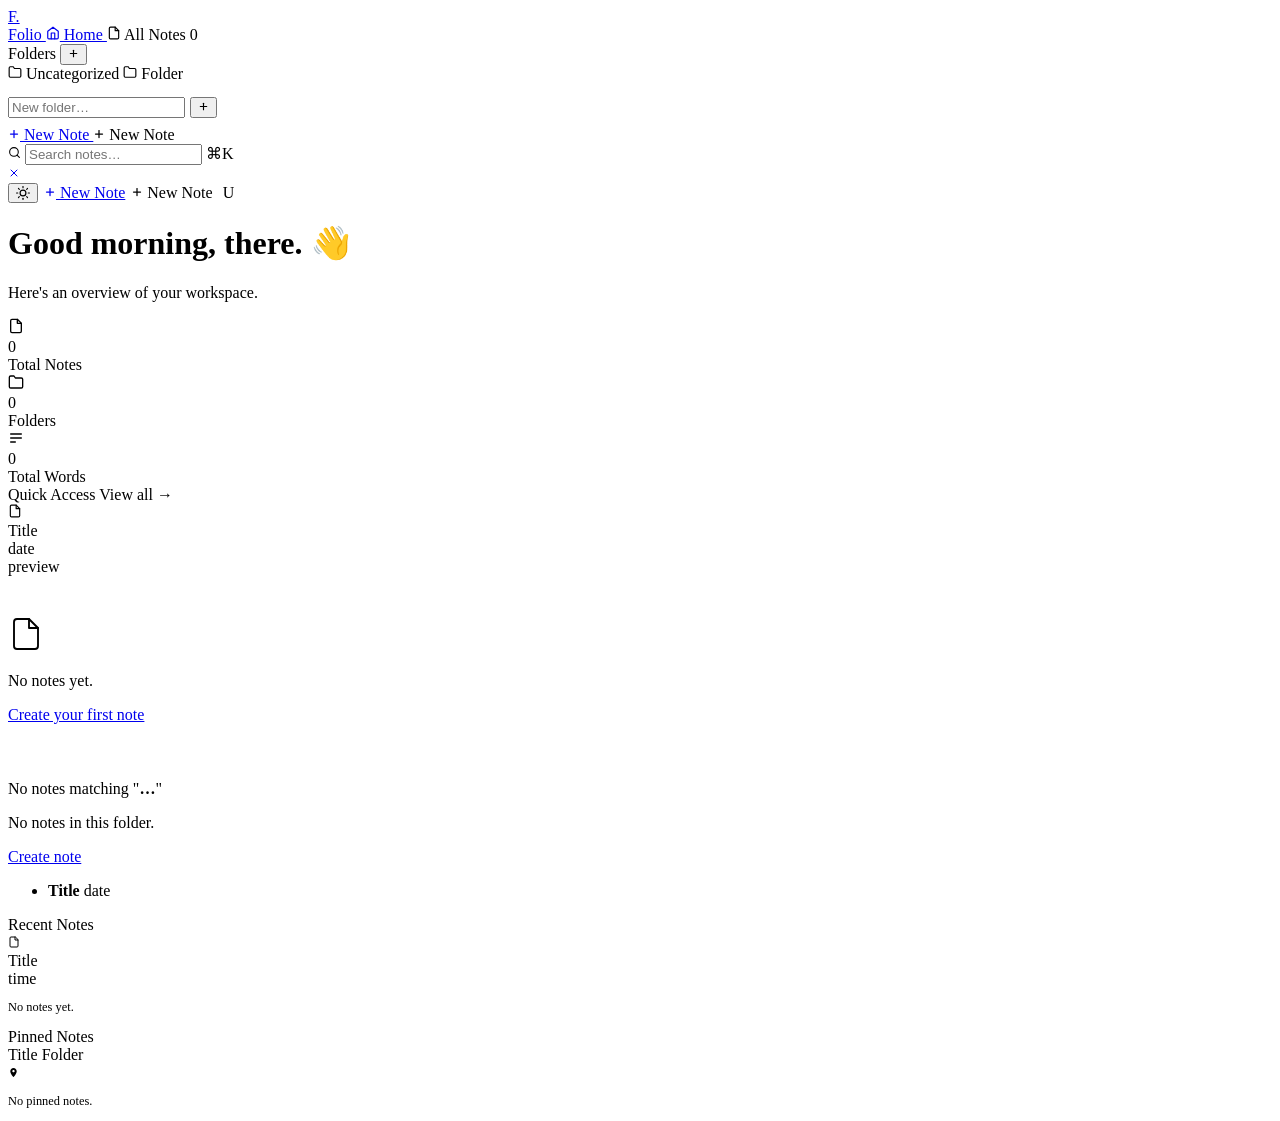
<file: src/main/resources/templates/index.html>
<!DOCTYPE html>
<html xmlns:th="http://www.thymeleaf.org">
<head>
    <meta charset="UTF-8">
    <meta name="viewport" content="width=device-width, initial-scale=1.0">
    <title>Folio</title>
    <link rel="stylesheet" th:href="@{/css/style.css}">
    <link rel="icon" type="image/svg+xml" th:href="@{/favicon.svg}">
    <script th:src="@{https://cdn.jsdelivr.net/npm/marked/marked.min.js}"></script>
    <script>
        const t = localStorage.getItem('theme') || 'dark';
        document.documentElement.setAttribute('data-theme', t);
    </script>
</head>
<body class="app-body">
<div class="app-shell">

    <!-- Sidebar -->
    <aside class="app-sidebar">
        <div class="sidebar-top">
            <a href="/" class="sidebar-logo">
                <div class="logo-box">F.</div>
                Folio
            </a>
            <a href="/" class="sidebar-nav-item" th:classappend="${folderId == null and keyword == null} ? ' active' : ''">
                <span class="nav-left">
                    <svg width="14" height="14" viewBox="0 0 24 24" fill="none" stroke="currentColor" stroke-width="2" stroke-linecap="round" stroke-linejoin="round"><path d="M3 9l9-7 9 7v11a2 2 0 0 1-2 2H5a2 2 0 0 1-2-2z"/><polyline points="9 22 9 12 15 12 15 22"/></svg>
                    Home
                </span>
            </a>
            <a th:href="@{/}" class="sidebar-nav-item">
                <span class="nav-left">
                    <svg width="14" height="14" viewBox="0 0 24 24" fill="none" stroke="currentColor" stroke-width="2" stroke-linecap="round" stroke-linejoin="round"><path d="M14 2H6a2 2 0 0 0-2 2v16a2 2 0 0 0 2 2h12a2 2 0 0 0 2-2V8z"/><polyline points="14 2 14 8 20 8"/></svg>
                    All Notes
                </span>
                <span class="nav-count" th:text="${totalNotes}">0</span>
            </a>
        </div>

        <div class="sidebar-scroll">
            <div class="sidebar-section-label">
                Folders
                <button title="New folder" onclick="document.getElementById('new-folder-input').focus()">
                    <svg width="11" height="11" viewBox="0 0 24 24" fill="none" stroke="currentColor" stroke-width="2.5" stroke-linecap="round" stroke-linejoin="round"><line x1="12" y1="5" x2="12" y2="19"/><line x1="5" y1="12" x2="19" y2="12"/></svg>
                </button>
            </div>
            <a th:href="@{/(folderId=0)}" class="sidebar-nav-item" th:classappend="${folderId != null and folderId == 0} ? ' active' : ''">
                <span class="nav-left">
                    <svg width="14" height="14" viewBox="0 0 24 24" fill="none" stroke="currentColor" stroke-width="2" stroke-linecap="round" stroke-linejoin="round"><path d="M22 19a2 2 0 0 1-2 2H4a2 2 0 0 1-2-2V5a2 2 0 0 1 2-2h5l2 3h9a2 2 0 0 1 2 2z"/></svg>
                    Uncategorized
                </span>
            </a>
            <th:block th:each="f : ${folders}">
                <a th:href="@{/(folderId=${f.id})}" class="sidebar-nav-item" th:classappend="${folderId != null and folderId == f.id} ? ' active' : ''">
                    <span class="nav-left">
                        <svg width="14" height="14" viewBox="0 0 24 24" fill="none" stroke="currentColor" stroke-width="2" stroke-linecap="round" stroke-linejoin="round"><path d="M22 19a2 2 0 0 1-2 2H4a2 2 0 0 1-2-2V5a2 2 0 0 1 2-2h5l2 3h9a2 2 0 0 1 2 2z"/></svg>
                        <span th:text="${f.name}">Folder</span>
                    </span>
                    <a th:href="@{/folders/delete/{id}(id=${f.id})}" style="opacity:0;color:var(--text-muted);display:flex;align-items:center;padding:2px;border-radius:3px;"
                       class="folder-delete-btn" onclick="return confirm('Delete folder?');">
                        <svg width="10" height="10" viewBox="0 0 24 24" fill="none" stroke="currentColor" stroke-width="2.5" stroke-linecap="round" stroke-linejoin="round"><line x1="18" y1="6" x2="6" y2="18"/><line x1="6" y1="6" x2="18" y2="18"/></svg>
                    </a>
                </a>
            </th:block>
        </div>

        <div class="sidebar-bottom">
            <form th:action="@{/folders}" method="post" style="display:flex;gap:5px;margin-bottom:8px;">
                <input type="text" id="new-folder-input" name="name" placeholder="New folder…" maxlength="120" class="folder-name-input">
                <button type="submit" class="btn-folder-add">
                    <svg width="11" height="11" viewBox="0 0 24 24" fill="none" stroke="currentColor" stroke-width="2.5" stroke-linecap="round" stroke-linejoin="round"><line x1="12" y1="5" x2="12" y2="19"/><line x1="5" y1="12" x2="19" y2="12"/></svg>
                </button>
            </form>
            <a th:if="${folderId == null or folderId == 0}" href="/new" class="btn-new-note">
                <svg width="12" height="12" viewBox="0 0 24 24" fill="none" stroke="currentColor" stroke-width="2.5" stroke-linecap="round" stroke-linejoin="round"><line x1="12" y1="5" x2="12" y2="19"/><line x1="5" y1="12" x2="19" y2="12"/></svg>
                New Note
            </a>
            <a th:if="${folderId != null and folderId != 0}" th:href="@{/new(folderId=${folderId})}" class="btn-new-note">
                <svg width="12" height="12" viewBox="0 0 24 24" fill="none" stroke="currentColor" stroke-width="2.5" stroke-linecap="round" stroke-linejoin="round"><line x1="12" y1="5" x2="12" y2="19"/><line x1="5" y1="12" x2="19" y2="12"/></svg>
                New Note
            </a>
        </div>
    </aside>

    <!-- Main content -->
    <div class="dashboard-layout">
        <!-- Topbar -->
        <div class="app-topbar">
            <form th:action="@{/}" method="get" class="search-form">
                <input type="hidden" name="folderId" th:if="${folderId != null}" th:value="${folderId}">
                <div class="search-input-wrapper">
                    <svg width="13" height="13" viewBox="0 0 24 24" fill="none" stroke="currentColor" stroke-width="2" stroke-linecap="round" stroke-linejoin="round" class="search-icon"><circle cx="11" cy="11" r="8"/><line x1="21" y1="21" x2="16.65" y2="16.65"/></svg>
                    <input type="text" name="keyword" th:value="${keyword}" placeholder="Search notes…" class="search-input">
                    <span class="search-kbd">⌘K</span>
                </div>
                <button type="submit" style="display:none;">Search</button>
                <a th:if="${keyword != null and keyword != ''}" href="/" class="clear-search">
                    <svg width="12" height="12" viewBox="0 0 24 24" fill="none" stroke="currentColor" stroke-width="2" stroke-linecap="round" stroke-linejoin="round"><line x1="18" y1="6" x2="6" y2="18"/><line x1="6" y1="6" x2="18" y2="18"/></svg>
                </a>
            </form>
            <div style="display:flex;gap:6px;align-items:center;margin-left:auto;">
                <button id="theme-toggle" class="btn-icon" title="Toggle theme">
                    <svg id="theme-icon-dark" style="display:none;" width="14" height="14" viewBox="0 0 24 24" fill="none" stroke="currentColor" stroke-width="2" stroke-linecap="round" stroke-linejoin="round"><path d="M21 12.79A9 9 0 1 1 11.21 3 7 7 0 0 0 21 12.79z"/></svg>
                    <svg id="theme-icon-light" style="display:none;" width="14" height="14" viewBox="0 0 24 24" fill="none" stroke="currentColor" stroke-width="2" stroke-linecap="round" stroke-linejoin="round"><circle cx="12" cy="12" r="5"/><line x1="12" y1="1" x2="12" y2="3"/><line x1="12" y1="21" x2="12" y2="23"/><line x1="4.22" y1="4.22" x2="5.64" y2="5.64"/><line x1="18.36" y1="18.36" x2="19.78" y2="19.78"/><line x1="1" y1="12" x2="3" y2="12"/><line x1="21" y1="12" x2="23" y2="12"/><line x1="4.22" y1="19.78" x2="5.64" y2="18.36"/><line x1="18.36" y1="5.64" x2="19.78" y2="4.22"/></svg>
                </button>
                <a th:if="${folderId == null or folderId == 0}" href="/new" class="btn btn-primary">
                    <svg width="12" height="12" viewBox="0 0 24 24" fill="none" stroke="currentColor" stroke-width="2.5" stroke-linecap="round" stroke-linejoin="round"><line x1="12" y1="5" x2="12" y2="19"/><line x1="5" y1="12" x2="19" y2="12"/></svg>
                    New Note
                </a>
                <a th:if="${folderId != null and folderId != 0}" th:href="@{/new(folderId=${folderId})}" class="btn btn-primary">
                    <svg width="12" height="12" viewBox="0 0 24 24" fill="none" stroke="currentColor" stroke-width="2.5" stroke-linecap="round" stroke-linejoin="round"><line x1="12" y1="5" x2="12" y2="19"/><line x1="5" y1="12" x2="19" y2="12"/></svg>
                    New Note
                </a>
                <div class="user-avatar" th:if="${userName != null}" th:title="${userName}">
                    <img th:if="${userAvatar != null}" th:src="${userAvatar}" th:alt="${userName}">
                    <span th:if="${userAvatar == null}" th:text="${#strings.substring(userName,0,1).toUpperCase()}">U</span>
                </div>
            </div>
        </div>

        <!-- Dashboard or notes grid -->
        <div class="dashboard-body">
            <div class="dashboard-main">

                <!-- Show dashboard when no search/folder filter -->
                <th:block th:if="${keyword == null and folderId == null}">
                    <div class="dashboard-greeting">
                        <h1>Good <span th:text="${greeting}">morning</span>, <span th:text="${userName != null} ? ${userName.split(' ')[0]} : 'there'">there</span>. 👋</h1>
                        <p>Here's an overview of your workspace.</p>
                    </div>

                    <div class="stats-row">
                        <div class="stat-card">
                            <div class="stat-icon">
                                <svg width="16" height="16" viewBox="0 0 24 24" fill="none" stroke="currentColor" stroke-width="2" stroke-linecap="round" stroke-linejoin="round"><path d="M14 2H6a2 2 0 0 0-2 2v16a2 2 0 0 0 2 2h12a2 2 0 0 0 2-2V8z"/><polyline points="14 2 14 8 20 8"/></svg>
                            </div>
                            <div class="stat-value" th:text="${totalNotes}">0</div>
                            <div class="stat-label">Total Notes</div>
                        </div>
                        <div class="stat-card">
                            <div class="stat-icon">
                                <svg width="16" height="16" viewBox="0 0 24 24" fill="none" stroke="currentColor" stroke-width="2" stroke-linecap="round" stroke-linejoin="round"><path d="M22 19a2 2 0 0 1-2 2H4a2 2 0 0 1-2-2V5a2 2 0 0 1 2-2h5l2 3h9a2 2 0 0 1 2 2z"/></svg>
                            </div>
                            <div class="stat-value" th:text="${totalFolders}">0</div>
                            <div class="stat-label">Folders</div>
                        </div>
                        <div class="stat-card">
                            <div class="stat-icon">
                                <svg width="16" height="16" viewBox="0 0 24 24" fill="none" stroke="currentColor" stroke-width="2" stroke-linecap="round" stroke-linejoin="round"><path d="M4 6h16M4 12h16M4 18h7"/></svg>
                            </div>
                            <div class="stat-value" th:text="${totalWords}">0</div>
                            <div class="stat-label">Total Words</div>
                        </div>
                    </div>

                    <div class="section-header">
                        <span class="section-title">Quick Access</span>
                        <a th:href="@{/(folderId=0)}" class="section-link">View all →</a>
                    </div>

                    <div class="quick-access-grid" th:if="${!#lists.isEmpty(recentNotes)}">
                        <th:block th:each="n : ${recentNotes}">
                            <a th:href="@{/edit/{id}(id=${n.id})}" class="quick-card">
                                <div class="quick-card-icon">
                                    <svg width="14" height="14" viewBox="0 0 24 24" fill="none" stroke="currentColor" stroke-width="2" stroke-linecap="round" stroke-linejoin="round"><path d="M14 2H6a2 2 0 0 0-2 2v16a2 2 0 0 0 2 2h12a2 2 0 0 0 2-2V8z"/><polyline points="14 2 14 8 20 8"/></svg>
                                </div>
                                <div class="quick-card-title" th:text="${n.title}">Title</div>
                                <div class="quick-card-meta" th:text="${#temporals.format(n.updatedAt,'MMM d · h:mm a')}">date</div>
                                <div class="quick-card-preview" th:text="${n.content}">preview</div>
                            </a>
                        </th:block>
                    </div>

                    <div th:if="${#lists.isEmpty(recentNotes)}" class="empty-state" style="padding:40px 0;">
                        <svg width="36" height="36" viewBox="0 0 24 24" fill="none" stroke="currentColor" stroke-width="1.25" stroke-linecap="round" stroke-linejoin="round"><path d="M14 2H6a2 2 0 0 0-2 2v16a2 2 0 0 0 2 2h12a2 2 0 0 0 2-2V8z"/><polyline points="14 2 14 8 20 8"/></svg>
                        <p>No notes yet.</p>
                        <a href="/new" class="btn btn-primary">Create your first note</a>
                    </div>
                </th:block>

                <!-- Notes grid for folder/search views -->
                <th:block th:if="${keyword != null or folderId != null}">
                    <div class="empty-state" th:if="${#lists.isEmpty(notes)}">
                        <p th:if="${keyword != null}">No notes matching "<strong th:text="${keyword}">…</strong>"</p>
                        <p th:if="${keyword == null}">No notes in this folder.</p>
                        <a href="/new" class="btn btn-primary">Create note</a>
                    </div>
                    <ul th:if="${!#lists.isEmpty(notes)}" class="notes-grid">
                        <li th:each="n : ${notes}">
                            <a th:href="@{/edit/{id}(id=${n.id})}" class="note-card-link"
                               th:styleappend="${n.accentColor != null} ? |border-left-color: ${n.accentColor}| : 'border-left-color: var(--border)'">
                                <div class="note-card-header">
                                    <span class="note-title-row"><strong th:text="${n.title}">Title</strong></span>
                                    <span class="note-meta" th:text="${#temporals.format(n.updatedAt,'dd MMM yyyy · HH:mm')}">date</span>
                                </div>
                                <div class="note-preview markdown-preview-target" th:text="${n.content}" style="display:none;"></div>
                                <div class="note-preview" th:id="'p-'+${n.id}"></div>
                            </a>
                        </li>
                    </ul>
                </th:block>
            </div>

            <!-- Right panel -->
            <div class="dashboard-right">
                <div>
                    <div class="right-section-title">Recent Notes</div>
                    <th:block th:each="n : ${recentNotes}">
                        <a th:href="@{/edit/{id}(id=${n.id})}" class="recent-note-item">
                            <div class="recent-note-icon">
                                <svg width="12" height="12" viewBox="0 0 24 24" fill="none" stroke="currentColor" stroke-width="2" stroke-linecap="round" stroke-linejoin="round"><path d="M14 2H6a2 2 0 0 0-2 2v16a2 2 0 0 0 2 2h12a2 2 0 0 0 2-2V8z"/><polyline points="14 2 14 8 20 8"/></svg>
                            </div>
                            <div class="recent-note-info">
                                <div class="recent-note-title" th:text="${n.title}">Title</div>
                                <div class="recent-note-time" th:text="${#temporals.format(n.updatedAt,'h:mm a')}">time</div>
                            </div>
                        </a>
                    </th:block>
                    <p th:if="${#lists.isEmpty(recentNotes)}" style="font-size:0.775rem;color:var(--text-muted);">No notes yet.</p>
                </div>
                <div>
                    <div class="right-section-title">Pinned Notes</div>
                    <th:block th:each="n : ${pinnedNotes}">
                        <a th:href="@{/edit/{id}(id=${n.id})}" class="pinned-note-item">
                            <div class="pinned-note-left">
                                <span class="pinned-note-title" th:text="${n.title}">Title</span>
                                <span class="pinned-folder-tag" th:if="${n.folder != null}" th:text="${n.folder.name}">Folder</span>
                            </div>
                            <svg class="pin-icon" width="11" height="11" viewBox="0 0 24 24" fill="currentColor"><path d="M12 2C8.13 2 5 5.13 5 9c0 5.25 7 13 7 13s7-7.75 7-13c0-3.87-3.13-7-7-7zm0 9.5c-1.38 0-2.5-1.12-2.5-2.5s1.12-2.5 2.5-2.5 2.5 1.12 2.5 2.5-1.12 2.5-2.5 2.5z"/></svg>
                        </a>
                    </th:block>
                    <p th:if="${#lists.isEmpty(pinnedNotes)}" style="font-size:0.775rem;color:var(--text-muted);">No pinned notes.</p>
                </div>
            </div>
        </div>
    </div>
</div>

<script>
document.addEventListener('DOMContentLoaded', function() {
    const btn = document.getElementById('theme-toggle');
    const iconDark = document.getElementById('theme-icon-dark');
    const iconLight = document.getElementById('theme-icon-light');
    const cur = document.documentElement.getAttribute('data-theme') || 'dark';
    (cur === 'dark' ? iconLight : iconDark).style.display = 'block';
    btn.addEventListener('click', function() {
        const isDark = document.documentElement.getAttribute('data-theme') === 'dark';
        const next = isDark ? 'light' : 'dark';
        document.documentElement.setAttribute('data-theme', next);
        localStorage.setItem('theme', next);
        iconDark.style.display = isDark ? 'block' : 'none';
        iconLight.style.display = isDark ? 'none' : 'block';
    });
    // Render markdown previews on note cards
    document.querySelectorAll('.markdown-preview-target').forEach(function(el) {
        const id = el.closest('li').querySelector('[id^="p-"]');
        if (id) id.innerHTML = marked.parse((el.textContent || '').substring(0, 200));
    });
});
</script>
</body>
</html>
</file>
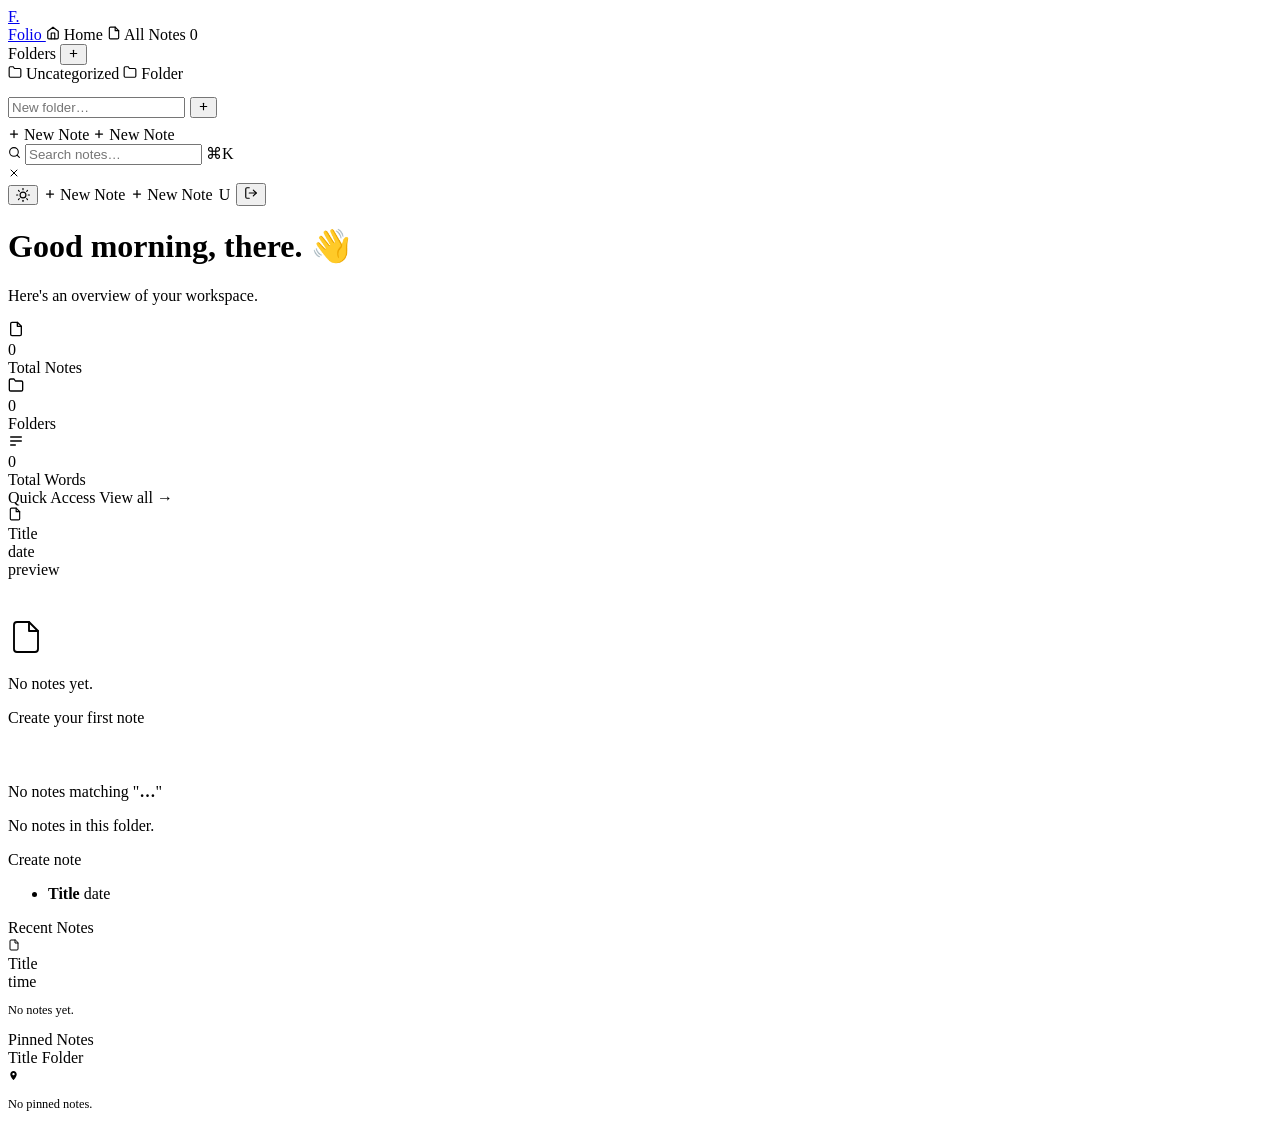
<file: src/main/resources/templates/dashboard.html>
<!DOCTYPE html>
<html xmlns:th="http://www.thymeleaf.org">
<head>
    <meta charset="UTF-8">
    <meta name="viewport" content="width=device-width, initial-scale=1.0">
    <title>Folio</title>
    <link rel="stylesheet" th:href="@{/css/style.css}">
    <link rel="icon" type="image/svg+xml" th:href="@{/favicon.svg}">
    <script th:src="@{https://cdn.jsdelivr.net/npm/marked/marked.min.js}"></script>
    <script>
        const t = localStorage.getItem('theme') || 'dark';
        document.documentElement.setAttribute('data-theme', t);
    </script>
</head>
<body class="app-body">
<div class="app-shell">

    <!-- Sidebar -->
    <aside class="app-sidebar">
        <div class="sidebar-top">
            <a href="/" class="sidebar-logo">
                <div class="logo-box">F.</div>
                Folio
            </a>
            <a th:href="@{/dashboard}" class="sidebar-nav-item" th:classappend="${folderId == null and keyword == null} ? ' active' : ''">
                <span class="nav-left">
                    <svg width="14" height="14" viewBox="0 0 24 24" fill="none" stroke="currentColor" stroke-width="2" stroke-linecap="round" stroke-linejoin="round"><path d="M3 9l9-7 9 7v11a2 2 0 0 1-2 2H5a2 2 0 0 1-2-2z"/><polyline points="9 22 9 12 15 12 15 22"/></svg>
                    Home
                </span>
            </a>
            <a th:href="@{/dashboard}" class="sidebar-nav-item">
                <span class="nav-left">
                    <svg width="14" height="14" viewBox="0 0 24 24" fill="none" stroke="currentColor" stroke-width="2" stroke-linecap="round" stroke-linejoin="round"><path d="M14 2H6a2 2 0 0 0-2 2v16a2 2 0 0 0 2 2h12a2 2 0 0 0 2-2V8z"/><polyline points="14 2 14 8 20 8"/></svg>
                    All Notes
                </span>
                <span class="nav-count" th:text="${totalNotes}">0</span>
            </a>
        </div>

        <div class="sidebar-scroll">
            <div class="sidebar-section-label">
                Folders
                <button title="New folder" onclick="document.getElementById('new-folder-input').focus()">
                    <svg width="11" height="11" viewBox="0 0 24 24" fill="none" stroke="currentColor" stroke-width="2.5" stroke-linecap="round" stroke-linejoin="round"><line x1="12" y1="5" x2="12" y2="19"/><line x1="5" y1="12" x2="19" y2="12"/></svg>
                </button>
            </div>
            <a th:href="@{/dashboard(folderId=0)}" class="sidebar-nav-item" th:classappend="${folderId != null and folderId == 0} ? ' active' : ''">
                <span class="nav-left">
                    <svg width="14" height="14" viewBox="0 0 24 24" fill="none" stroke="currentColor" stroke-width="2" stroke-linecap="round" stroke-linejoin="round"><path d="M22 19a2 2 0 0 1-2 2H4a2 2 0 0 1-2-2V5a2 2 0 0 1 2-2h5l2 3h9a2 2 0 0 1 2 2z"/></svg>
                    Uncategorized
                </span>
            </a>
            <th:block th:each="f : ${folders}">
                <a th:href="@{/dashboard(folderId=${f.id})}" class="sidebar-nav-item" th:classappend="${folderId != null and folderId == f.id} ? ' active' : ''">
                    <span class="nav-left">
                        <svg width="14" height="14" viewBox="0 0 24 24" fill="none" stroke="currentColor" stroke-width="2" stroke-linecap="round" stroke-linejoin="round"><path d="M22 19a2 2 0 0 1-2 2H4a2 2 0 0 1-2-2V5a2 2 0 0 1 2-2h5l2 3h9a2 2 0 0 1 2 2z"/></svg>
                        <span th:text="${f.name}">Folder</span>
                    </span>
                    <a th:href="@{/folders/delete/{id}(id=${f.id})}" style="opacity:0;color:var(--text-muted);display:flex;align-items:center;padding:2px;border-radius:3px;"
                       class="folder-delete-btn" onclick="return confirm('Delete folder?');">
                        <svg width="10" height="10" viewBox="0 0 24 24" fill="none" stroke="currentColor" stroke-width="2.5" stroke-linecap="round" stroke-linejoin="round"><line x1="18" y1="6" x2="6" y2="18"/><line x1="6" y1="6" x2="18" y2="18"/></svg>
                    </a>
                </a>
            </th:block>
        </div>

        <div class="sidebar-bottom">
            <form th:action="@{/folders}" method="post" style="display:flex;gap:5px;margin-bottom:8px;">
                <input type="text" id="new-folder-input" name="name" placeholder="New folder…" maxlength="120" class="folder-name-input">
                <button type="submit" class="btn-folder-add">
                    <svg width="11" height="11" viewBox="0 0 24 24" fill="none" stroke="currentColor" stroke-width="2.5" stroke-linecap="round" stroke-linejoin="round"><line x1="12" y1="5" x2="12" y2="19"/><line x1="5" y1="12" x2="19" y2="12"/></svg>
                </button>
            </form>
            <a th:if="${folderId == null or folderId == 0}" th:href="@{/new}" class="btn-new-note">
                <svg width="12" height="12" viewBox="0 0 24 24" fill="none" stroke="currentColor" stroke-width="2.5" stroke-linecap="round" stroke-linejoin="round"><line x1="12" y1="5" x2="12" y2="19"/><line x1="5" y1="12" x2="19" y2="12"/></svg>
                New Note
            </a>
            <a th:if="${folderId != null and folderId != 0}" th:href="@{/new(folderId=${folderId})}" class="btn-new-note">
                <svg width="12" height="12" viewBox="0 0 24 24" fill="none" stroke="currentColor" stroke-width="2.5" stroke-linecap="round" stroke-linejoin="round"><line x1="12" y1="5" x2="12" y2="19"/><line x1="5" y1="12" x2="19" y2="12"/></svg>
                New Note
            </a>
        </div>
    </aside>

    <!-- Main content -->
    <div class="dashboard-layout">
        <!-- Topbar -->
        <div class="app-topbar">
            <form th:action="@{/dashboard}" method="get" class="search-form">
                <input type="hidden" name="folderId" th:if="${folderId != null}" th:value="${folderId}">
                <div class="search-input-wrapper">
                    <svg width="13" height="13" viewBox="0 0 24 24" fill="none" stroke="currentColor" stroke-width="2" stroke-linecap="round" stroke-linejoin="round" class="search-icon"><circle cx="11" cy="11" r="8"/><line x1="21" y1="21" x2="16.65" y2="16.65"/></svg>
                    <input type="text" name="keyword" th:value="${keyword}" placeholder="Search notes…" class="search-input">
                    <span class="search-kbd">⌘K</span>
                </div>
                <button type="submit" style="display:none;">Search</button>
                <a th:if="${keyword != null and keyword != ''}" th:href="@{/dashboard}" class="clear-search">
                    <svg width="12" height="12" viewBox="0 0 24 24" fill="none" stroke="currentColor" stroke-width="2" stroke-linecap="round" stroke-linejoin="round"><line x1="18" y1="6" x2="6" y2="18"/><line x1="6" y1="6" x2="18" y2="18"/></svg>
                </a>
            </form>
            <div style="display:flex;gap:6px;align-items:center;margin-left:auto;">
                <button id="theme-toggle" class="btn-icon" title="Toggle theme">
                    <svg id="theme-icon-dark" style="display:none;" width="14" height="14" viewBox="0 0 24 24" fill="none" stroke="currentColor" stroke-width="2" stroke-linecap="round" stroke-linejoin="round"><path d="M21 12.79A9 9 0 1 1 11.21 3 7 7 0 0 0 21 12.79z"/></svg>
                    <svg id="theme-icon-light" style="display:none;" width="14" height="14" viewBox="0 0 24 24" fill="none" stroke="currentColor" stroke-width="2" stroke-linecap="round" stroke-linejoin="round"><circle cx="12" cy="12" r="5"/><line x1="12" y1="1" x2="12" y2="3"/><line x1="12" y1="21" x2="12" y2="23"/><line x1="4.22" y1="4.22" x2="5.64" y2="5.64"/><line x1="18.36" y1="18.36" x2="19.78" y2="19.78"/><line x1="1" y1="12" x2="3" y2="12"/><line x1="21" y1="12" x2="23" y2="12"/><line x1="4.22" y1="19.78" x2="5.64" y2="18.36"/><line x1="18.36" y1="5.64" x2="19.78" y2="4.22"/></svg>
                </button>
                <a th:if="${folderId == null or folderId == 0}" th:href="@{/new}" class="btn btn-primary">
                    <svg width="12" height="12" viewBox="0 0 24 24" fill="none" stroke="currentColor" stroke-width="2.5" stroke-linecap="round" stroke-linejoin="round"><line x1="12" y1="5" x2="12" y2="19"/><line x1="5" y1="12" x2="19" y2="12"/></svg>
                    New Note
                </a>
                <a th:if="${folderId != null and folderId != 0}" th:href="@{/new(folderId=${folderId})}" class="btn btn-primary">
                    <svg width="12" height="12" viewBox="0 0 24 24" fill="none" stroke="currentColor" stroke-width="2.5" stroke-linecap="round" stroke-linejoin="round"><line x1="12" y1="5" x2="12" y2="19"/><line x1="5" y1="12" x2="19" y2="12"/></svg>
                    New Note
                </a>
                <a th:href="@{/profile}" class="user-avatar" th:title="${username}" style="text-decoration:none;cursor:pointer;">
                    <span th:text="${#strings.substring(username,0,1).toUpperCase()}">U</span>
                </a>
                <form th:action="@{/perform-logout}" method="post" style="display:inline;margin:0;">
                    <button type="submit" class="btn-icon" title="Logout">
                        <svg width="14" height="14" viewBox="0 0 24 24" fill="none" stroke="currentColor" stroke-width="2" stroke-linecap="round" stroke-linejoin="round">
                            <path d="M9 21H5a2 2 0 0 1-2-2V5a2 2 0 0 1 2-2h4"/>
                            <polyline points="16 17 21 12 16 7"/>
                            <line x1="21" y1="12" x2="9" y2="12"/>
                        </svg>
                    </button>
                </form>
            </div>
        </div>

        <!-- Dashboard or notes grid -->
        <div class="dashboard-body">
            <div class="dashboard-main">

                <th:block th:if="${keyword == null and folderId == null}">
                    <div class="dashboard-greeting">
                        <h1>Good <span th:text="${greeting}">morning</span>, <span th:text="${username}">there</span>. 👋</h1>
                        <p>Here's an overview of your workspace.</p>
                    </div>

                    <div class="stats-row">
                        <div class="stat-card">
                            <div class="stat-icon">
                                <svg width="16" height="16" viewBox="0 0 24 24" fill="none" stroke="currentColor" stroke-width="2" stroke-linecap="round" stroke-linejoin="round"><path d="M14 2H6a2 2 0 0 0-2 2v16a2 2 0 0 0 2 2h12a2 2 0 0 0 2-2V8z"/><polyline points="14 2 14 8 20 8"/></svg>
                            </div>
                            <div class="stat-value" th:text="${totalNotes}">0</div>
                            <div class="stat-label">Total Notes</div>
                        </div>
                        <div class="stat-card">
                            <div class="stat-icon">
                                <svg width="16" height="16" viewBox="0 0 24 24" fill="none" stroke="currentColor" stroke-width="2" stroke-linecap="round" stroke-linejoin="round"><path d="M22 19a2 2 0 0 1-2 2H4a2 2 0 0 1-2-2V5a2 2 0 0 1 2-2h5l2 3h9a2 2 0 0 1 2 2z"/></svg>
                            </div>
                            <div class="stat-value" th:text="${totalFolders}">0</div>
                            <div class="stat-label">Folders</div>
                        </div>
                        <div class="stat-card">
                            <div class="stat-icon">
                                <svg width="16" height="16" viewBox="0 0 24 24" fill="none" stroke="currentColor" stroke-width="2" stroke-linecap="round" stroke-linejoin="round"><path d="M4 6h16M4 12h16M4 18h7"/></svg>
                            </div>
                            <div class="stat-value" th:text="${totalWords}">0</div>
                            <div class="stat-label">Total Words</div>
                        </div>
                    </div>

                    <div class="section-header">
                        <span class="section-title">Quick Access</span>
                        <a th:href="@{/dashboard(folderId=0)}" class="section-link">View all →</a>
                    </div>

                    <div class="quick-access-grid" th:if="${!#lists.isEmpty(recentNotes)}">
                        <th:block th:each="n : ${recentNotes}">
                            <a th:href="@{/edit/{id}(id=${n.id})}" class="quick-card">
                                <div class="quick-card-icon">
                                    <svg width="14" height="14" viewBox="0 0 24 24" fill="none" stroke="currentColor" stroke-width="2" stroke-linecap="round" stroke-linejoin="round"><path d="M14 2H6a2 2 0 0 0-2 2v16a2 2 0 0 0 2 2h12a2 2 0 0 0 2-2V8z"/><polyline points="14 2 14 8 20 8"/></svg>
                                </div>
                                <div class="quick-card-title" th:text="${n.title}">Title</div>
                                <div class="quick-card-meta" th:text="${#temporals.format(n.updatedAt,'MMM d · h:mm a')}">date</div>
                                <div class="quick-card-preview" th:text="${n.content}">preview</div>
                            </a>
                        </th:block>
                    </div>

                    <div th:if="${#lists.isEmpty(recentNotes)}" class="empty-state" style="padding:40px 0;">
                        <svg width="36" height="36" viewBox="0 0 24 24" fill="none" stroke="currentColor" stroke-width="1.25" stroke-linecap="round" stroke-linejoin="round"><path d="M14 2H6a2 2 0 0 0-2 2v16a2 2 0 0 0 2 2h12a2 2 0 0 0 2-2V8z"/><polyline points="14 2 14 8 20 8"/></svg>
                        <p>No notes yet.</p>
                        <a th:href="@{/new}" class="btn btn-primary">Create your first note</a>
                    </div>
                </th:block>

                <th:block th:if="${keyword != null or folderId != null}">
                    <div class="empty-state" th:if="${#lists.isEmpty(notes)}">
                        <p th:if="${keyword != null}">No notes matching "<strong th:text="${keyword}">…</strong>"</p>
                        <p th:if="${keyword == null}">No notes in this folder.</p>
                        <a th:href="@{/new}" class="btn btn-primary">Create note</a>
                    </div>
                    <ul th:if="${!#lists.isEmpty(notes)}" class="notes-grid">
                        <li th:each="n : ${notes}">
                            <a th:href="@{/edit/{id}(id=${n.id})}" class="note-card-link"
                               th:styleappend="${n.accentColor != null} ? |border-left-color: ${n.accentColor}| : 'border-left-color: var(--border)'">
                                <div class="note-card-header">
                                    <span class="note-title-row"><strong th:text="${n.title}">Title</strong></span>
                                    <span class="note-meta" th:text="${#temporals.format(n.updatedAt,'dd MMM yyyy · HH:mm')}">date</span>
                                </div>
                                <div class="note-preview markdown-preview-target" th:text="${n.content}" style="display:none;"></div>
                                <div class="note-preview" th:id="'p-'+${n.id}"></div>
                            </a>
                        </li>
                    </ul>
                </th:block>
            </div>

            <!-- Right panel -->
            <div class="dashboard-right">
                <div>
                    <div class="right-section-title">Recent Notes</div>
                    <th:block th:each="n : ${recentNotes}">
                        <a th:href="@{/edit/{id}(id=${n.id})}" class="recent-note-item">
                            <div class="recent-note-icon">
                                <svg width="12" height="12" viewBox="0 0 24 24" fill="none" stroke="currentColor" stroke-width="2" stroke-linecap="round" stroke-linejoin="round"><path d="M14 2H6a2 2 0 0 0-2 2v16a2 2 0 0 0 2 2h12a2 2 0 0 0 2-2V8z"/><polyline points="14 2 14 8 20 8"/></svg>
                            </div>
                            <div class="recent-note-info">
                                <div class="recent-note-title" th:text="${n.title}">Title</div>
                                <div class="recent-note-time" th:text="${#temporals.format(n.updatedAt,'h:mm a')}">time</div>
                            </div>
                        </a>
                    </th:block>
                    <p th:if="${#lists.isEmpty(recentNotes)}" style="font-size:0.775rem;color:var(--text-muted);">No notes yet.</p>
                </div>
                <div>
                    <div class="right-section-title">Pinned Notes</div>
                    <th:block th:each="n : ${pinnedNotes}">
                        <a th:href="@{/edit/{id}(id=${n.id})}" class="pinned-note-item">
                            <div class="pinned-note-left">
                                <span class="pinned-note-title" th:text="${n.title}">Title</span>
                                <span class="pinned-folder-tag" th:if="${n.folder != null}" th:text="${n.folder.name}">Folder</span>
                            </div>
                            <svg class="pin-icon" width="11" height="11" viewBox="0 0 24 24" fill="currentColor"><path d="M12 2C8.13 2 5 5.13 5 9c0 5.25 7 13 7 13s7-7.75 7-13c0-3.87-3.13-7-7-7zm0 9.5c-1.38 0-2.5-1.12-2.5-2.5s1.12-2.5 2.5-2.5 2.5 1.12 2.5 2.5-1.12 2.5-2.5 2.5z"/></svg>
                        </a>
                    </th:block>
                    <p th:if="${#lists.isEmpty(pinnedNotes)}" style="font-size:0.775rem;color:var(--text-muted);">No pinned notes.</p>
                </div>
            </div>
        </div>
    </div>
</div>

<script>
document.addEventListener('DOMContentLoaded', function() {
    const btn = document.getElementById('theme-toggle');
    const iconDark = document.getElementById('theme-icon-dark');
    const iconLight = document.getElementById('theme-icon-light');
    const cur = document.documentElement.getAttribute('data-theme') || 'dark';
    (cur === 'dark' ? iconLight : iconDark).style.display = 'block';
    btn.addEventListener('click', function() {
        const isDark = document.documentElement.getAttribute('data-theme') === 'dark';
        const next = isDark ? 'light' : 'dark';
        document.documentElement.setAttribute('data-theme', next);
        localStorage.setItem('theme', next);
        iconDark.style.display = isDark ? 'block' : 'none';
        iconLight.style.display = isDark ? 'none' : 'block';
    });
    document.querySelectorAll('.markdown-preview-target').forEach(function(el) {
        const id = el.closest('li').querySelector('[id^="p-"]');
        if (id) id.innerHTML = marked.parse((el.textContent || '').substring(0, 200));
    });
    // Recent notes panel — strip markdown from titles
    document.querySelectorAll('.recent-note-title').forEach(function(el) {
        el.textContent = el.textContent.replace(/[*_`#~\[\]]/g, '');
    });

    // Pinned notes — same
    document.querySelectorAll('.pinned-note-title').forEach(function(el) {
        el.textContent = el.textContent.replace(/[*_`#~\[\]]/g, '');
    });

    // Quick access cards — parse content preview
    document.querySelectorAll('.quick-card-preview').forEach(function(el) {
        const raw = (el.textContent || '').substring(0, 150);
        el.innerHTML = marked.parse(raw);
    });
});
</script>
</body>
</html>
</file>
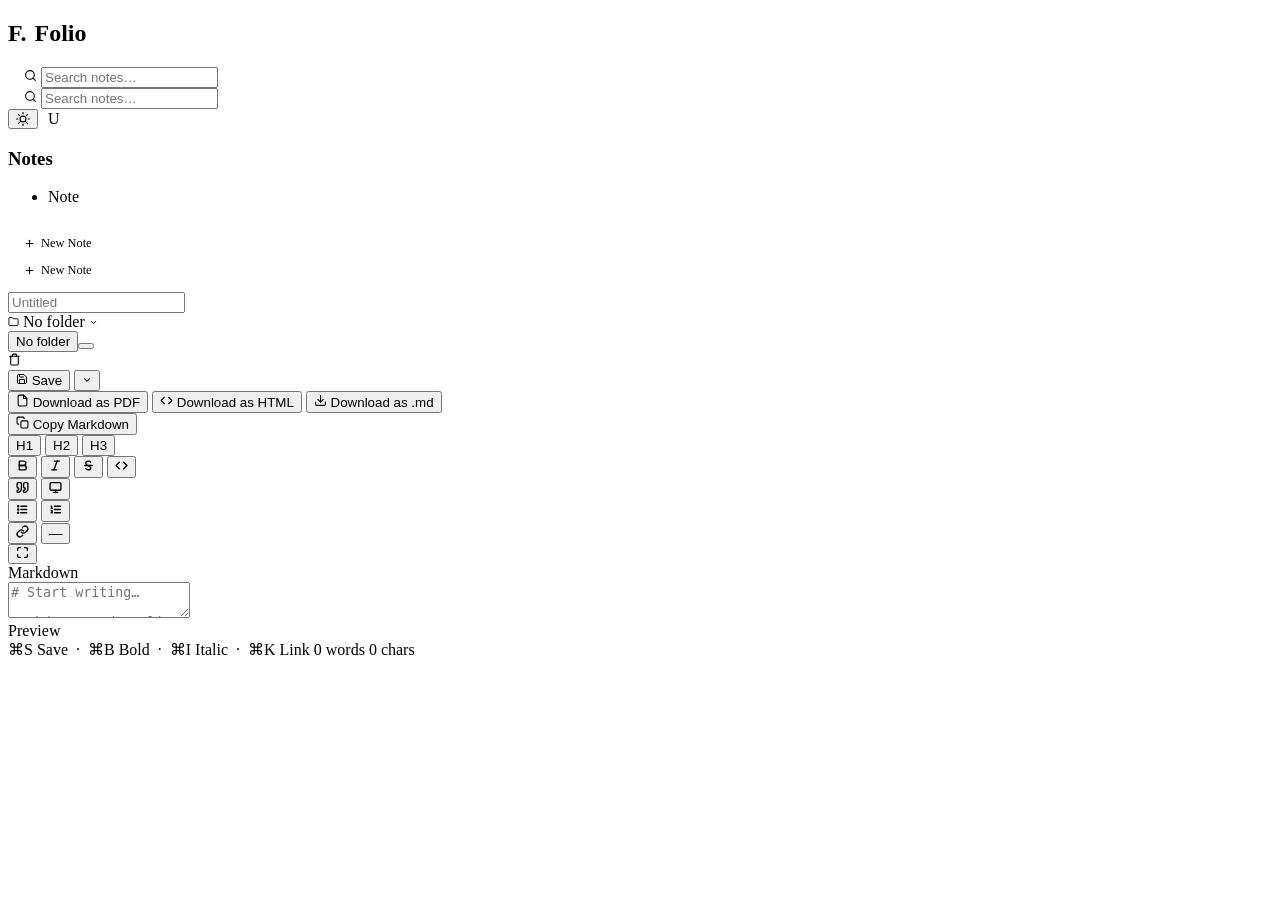
<file: src/main/resources/templates/editor.html>
<!DOCTYPE html>
<html xmlns:th="http://www.thymeleaf.org">
<head>
    <meta charset="UTF-8">
    <meta name="viewport" content="width=device-width, initial-scale=1.0">
    <title th:text="${note.title != null and note.title != ''} ? ${note.title} + ' — Folio' : 'New Note — Folio'">Folio</title>
    <link rel="stylesheet" th:href="@{/css/style.css}">
    <script th:src="@{https://cdn.jsdelivr.net/npm/marked/marked.min.js}"></script>
    <script>
        const t = localStorage.getItem('theme') || 'dark';
        document.documentElement.setAttribute('data-theme', t);
    </script>
</head>
<body class="app-body">

<nav class="editor-navbar">
    <h2>
        <a href="/" style="color:inherit;text-decoration:none;display:flex;align-items:center;gap:8px;">
            <div class="logo-box">F.</div>
            Folio
        </a>
    </h2>

    <form th:action="@{/new}" method="get" class="search-form" th:if="${note.id == null}" style="flex:1;max-width:280px;margin-left:16px;">
        <div class="search-input-wrapper">
            <svg width="13" height="13" viewBox="0 0 24 24" fill="none" stroke="currentColor" stroke-width="2" stroke-linecap="round" stroke-linejoin="round" class="search-icon"><circle cx="11" cy="11" r="8"/><line x1="21" y1="21" x2="16.65" y2="16.65"/></svg>
            <input type="text" name="keyword" th:value="${keyword}" placeholder="Search notes…" class="search-input">
        </div>
        <button type="submit" style="display:none;">Search</button>
    </form>
    <form th:action="@{/edit/{id}(id=${note.id})}" method="get" class="search-form" th:if="${note.id != null}" style="flex:1;max-width:280px;margin-left:16px;">
        <div class="search-input-wrapper">
            <svg width="13" height="13" viewBox="0 0 24 24" fill="none" stroke="currentColor" stroke-width="2" stroke-linecap="round" stroke-linejoin="round" class="search-icon"><circle cx="11" cy="11" r="8"/><line x1="21" y1="21" x2="16.65" y2="16.65"/></svg>
            <input type="text" name="keyword" th:value="${keyword}" placeholder="Search notes…" class="search-input">
        </div>
        <button type="submit" style="display:none;">Search</button>
    </form>

    <div style="display:flex;gap:6px;align-items:center;margin-left:auto;">
        <button id="theme-toggle" class="btn-icon" title="Toggle theme">
            <svg id="theme-icon-dark" style="display:none;" width="14" height="14" viewBox="0 0 24 24" fill="none" stroke="currentColor" stroke-width="2" stroke-linecap="round" stroke-linejoin="round"><path d="M21 12.79A9 9 0 1 1 11.21 3 7 7 0 0 0 21 12.79z"/></svg>
            <svg id="theme-icon-light" style="display:none;" width="14" height="14" viewBox="0 0 24 24" fill="none" stroke="currentColor" stroke-width="2" stroke-linecap="round" stroke-linejoin="round"><circle cx="12" cy="12" r="5"/><line x1="12" y1="1" x2="12" y2="3"/><line x1="12" y1="21" x2="12" y2="23"/><line x1="4.22" y1="4.22" x2="5.64" y2="5.64"/><line x1="18.36" y1="18.36" x2="19.78" y2="19.78"/><line x1="1" y1="12" x2="3" y2="12"/><line x1="21" y1="12" x2="23" y2="12"/><line x1="4.22" y1="19.78" x2="5.64" y2="18.36"/><line x1="18.36" y1="5.64" x2="19.78" y2="4.22"/></svg>
        </button>
        <div class="user-avatar" th:if="${userName != null}" th:title="${userName}">
            <img th:if="${userAvatar != null}" th:src="${userAvatar}" th:alt="${userName}">
            <span th:if="${userAvatar == null}" th:text="${#strings.substring(userName,0,1).toUpperCase()}">U</span>
        </div>
    </div>
</nav>

<div class="main-layout">
    <!-- Sidebar — note list only, New Note at bottom -->
    <aside class="editor-sidebar">
        <h3>Notes</h3>
        <ul class="note-list">
            <li th:each="n : ${notes}">
                <a th:href="@{/edit/{id}(id=${n.id})}" th:classappend="${note.id == n.id} ? ' active-note' : ''">
                    <span class="note-accent-dot" th:if="${n.accentColor != null}" th:style="|background-color:${n.accentColor}|"></span>
                    <span th:text="${n.title}" style="overflow:hidden;text-overflow:ellipsis;">Note</span>
                </a>
            </li>
        </ul>
        <div style="padding:8px;border-top:1px solid var(--border-soft);">
            <a th:if="${selectedFolderId == null or selectedFolderId == 0}" href="/new"
               style="display:flex;align-items:center;gap:6px;padding:6px 8px;font-size:0.775rem;color:var(--text-muted);border-radius:var(--r-sm);transition:background var(--t),color var(--t);text-decoration:none;"
               onmouseover="this.style.background='var(--bg-elevated)';this.style.color='var(--text-primary)'"
               onmouseout="this.style.background='';this.style.color='var(--text-muted)'">
                <svg width="11" height="11" viewBox="0 0 24 24" fill="none" stroke="currentColor" stroke-width="2.5" stroke-linecap="round" stroke-linejoin="round"><line x1="12" y1="5" x2="12" y2="19"/><line x1="5" y1="12" x2="19" y2="12"/></svg>
                New Note
            </a>
            <a th:if="${selectedFolderId != null and selectedFolderId != 0}" th:href="@{/new(folderId=${selectedFolderId})}"
               style="display:flex;align-items:center;gap:6px;padding:6px 8px;font-size:0.775rem;color:var(--text-muted);border-radius:var(--r-sm);transition:background var(--t),color var(--t);text-decoration:none;"
               onmouseover="this.style.background='var(--bg-elevated)';this.style.color='var(--text-primary)'"
               onmouseout="this.style.background='';this.style.color='var(--text-muted)'">
                <svg width="11" height="11" viewBox="0 0 24 24" fill="none" stroke="currentColor" stroke-width="2.5" stroke-linecap="round" stroke-linejoin="round"><line x1="12" y1="5" x2="12" y2="19"/><line x1="5" y1="12" x2="19" y2="12"/></svg>
                New Note
            </a>
        </div>
    </aside>

    <main class="workspace">
        <form th:action="@{/save}" th:object="${note}" method="post" class="editor-form" id="editor-save-form">
            <input type="hidden" th:field="*{id}">

            <!-- Toolbar -->
            <div class="toolbar">
                <div class="toolbar-main">
                    <input type="text" th:field="*{title}" placeholder="Untitled" required class="title-input">
                    <select name="folderId" id="note-folder-select" style="display:none;">
                        <option value="" th:selected="${selectedFolderId == null or selectedFolderId == 0}">No folder</option>
                        <option th:each="f : ${folders}" th:value="${f.id}" th:text="${f.name}"
                                th:selected="${selectedFolderId != null and selectedFolderId == f.id}"></option>
                    </select>
                    <div class="folder-chip" id="folder-chip-btn" tabindex="0">
                        <svg width="11" height="11" viewBox="0 0 24 24" fill="none" stroke="currentColor" stroke-width="2" stroke-linecap="round" stroke-linejoin="round"><path d="M22 19a2 2 0 0 1-2 2H4a2 2 0 0 1-2-2V5a2 2 0 0 1 2-2h5l2 3h9a2 2 0 0 1 2 2z"/></svg>
                        <span id="folder-chip-label">No folder</span>
                        <svg width="9" height="9" viewBox="0 0 24 24" fill="none" stroke="currentColor" stroke-width="2.5" stroke-linecap="round" stroke-linejoin="round"><polyline points="6 9 12 15 18 9"/></svg>
                        <div class="folder-dropdown-menu" id="folder-dropdown-menu"></div>
                    </div>
                </div>
                <div class="toolbar-actions">
                    <a th:if="${note.id != null}" th:href="@{/delete/{id}(id=${note.id})}" class="btn-delete"
                       title="Delete note" onclick="return confirm('Delete this note?');">
                        <svg width="13" height="13" viewBox="0 0 24 24" fill="none" stroke="currentColor" stroke-width="2" stroke-linecap="round" stroke-linejoin="round"><polyline points="3 6 5 6 21 6"/><path d="M19 6v14a2 2 0 0 1-2 2H7a2 2 0 0 1-2-2V6m3 0V4a2 2 0 0 1 2-2h4a2 2 0 0 1 2 2v2"/></svg>
                    </a>
                    <div class="save-dropdown">
                        <button type="submit" class="save-main-btn">
                            <svg width="12" height="12" viewBox="0 0 24 24" fill="none" stroke="currentColor" stroke-width="2" stroke-linecap="round" stroke-linejoin="round"><path d="M19 21H5a2 2 0 0 1-2-2V5a2 2 0 0 1 2-2h11l5 5v11a2 2 0 0 1-2 2z"/><polyline points="17 21 17 13 7 13 7 21"/><polyline points="7 3 7 8 15 8"/></svg>
                            Save
                        </button>
                        <button type="button" class="save-caret" id="save-caret-btn">
                            <svg width="10" height="10" viewBox="0 0 24 24" fill="none" stroke="currentColor" stroke-width="2.5" stroke-linecap="round" stroke-linejoin="round"><polyline points="6 9 12 15 18 9"/></svg>
                        </button>
                        <div class="save-menu" id="save-menu">
                            <button type="button" class="save-menu-item" id="dl-pdf">
                                <svg width="13" height="13" viewBox="0 0 24 24" fill="none" stroke="currentColor" stroke-width="2" stroke-linecap="round" stroke-linejoin="round"><path d="M14 2H6a2 2 0 0 0-2 2v16a2 2 0 0 0 2 2h12a2 2 0 0 0 2-2V8z"/><polyline points="14 2 14 8 20 8"/></svg>
                                Download as PDF
                            </button>
                            <button type="button" class="save-menu-item" id="dl-html">
                                <svg width="13" height="13" viewBox="0 0 24 24" fill="none" stroke="currentColor" stroke-width="2" stroke-linecap="round" stroke-linejoin="round"><polyline points="16 18 22 12 16 6"/><polyline points="8 6 2 12 8 18"/></svg>
                                Download as HTML
                            </button>
                            <button type="button" class="save-menu-item" id="dl-md">
                                <svg width="13" height="13" viewBox="0 0 24 24" fill="none" stroke="currentColor" stroke-width="2" stroke-linecap="round" stroke-linejoin="round"><path d="M21 15v4a2 2 0 0 1-2 2H5a2 2 0 0 1-2-2v-4"/><polyline points="7 10 12 15 17 10"/><line x1="12" y1="15" x2="12" y2="3"/></svg>
                                Download as .md
                            </button>
                            <div class="save-menu-divider"></div>
                            <button type="button" class="save-menu-item" id="copy-md-btn">
                                <svg width="13" height="13" viewBox="0 0 24 24" fill="none" stroke="currentColor" stroke-width="2" stroke-linecap="round" stroke-linejoin="round"><rect x="9" y="9" width="13" height="13" rx="2" ry="2"/><path d="M5 15H4a2 2 0 0 1-2-2V4a2 2 0 0 1 2-2h9a2 2 0 0 1 2 2v1"/></svg>
                                Copy Markdown
                            </button>
                        </div>
                    </div>
                </div>
            </div>

            <!-- Format toolbar -->
            <div class="format-toolbar" id="format-toolbar">
                <button type="button" class="fmt-btn" data-action="h1">H1</button>
                <button type="button" class="fmt-btn" data-action="h2">H2</button>
                <button type="button" class="fmt-btn" data-action="h3">H3</button>
                <div class="fmt-divider"></div>
                <button type="button" class="fmt-btn" data-action="bold" title="Bold Ctrl+B"><svg width="13" height="13" viewBox="0 0 24 24" fill="none" stroke="currentColor" stroke-width="2.5" stroke-linecap="round" stroke-linejoin="round"><path d="M6 4h8a4 4 0 0 1 4 4 4 4 0 0 1-4 4H6z"/><path d="M6 12h9a4 4 0 0 1 4 4 4 4 0 0 1-4 4H6z"/></svg></button>
                <button type="button" class="fmt-btn" data-action="italic" title="Italic Ctrl+I"><svg width="13" height="13" viewBox="0 0 24 24" fill="none" stroke="currentColor" stroke-width="2.5" stroke-linecap="round" stroke-linejoin="round"><line x1="19" y1="4" x2="10" y2="4"/><line x1="14" y1="20" x2="5" y2="20"/><line x1="15" y1="4" x2="9" y2="20"/></svg></button>
                <button type="button" class="fmt-btn" data-action="strikethrough"><svg width="13" height="13" viewBox="0 0 24 24" fill="none" stroke="currentColor" stroke-width="2.5" stroke-linecap="round" stroke-linejoin="round"><line x1="5" y1="12" x2="19" y2="12"/><path d="M16 6C16 6 14.5 4 12 4s-5 1.5-5 4c0 5 9 4 9 8s-2.5 4-4 4-5-2-5-2"/></svg></button>
                <button type="button" class="fmt-btn" data-action="inlinecode"><svg width="13" height="13" viewBox="0 0 24 24" fill="none" stroke="currentColor" stroke-width="2.5" stroke-linecap="round" stroke-linejoin="round"><polyline points="16 18 22 12 16 6"/><polyline points="8 6 2 12 8 18"/></svg></button>
                <div class="fmt-divider"></div>
                <button type="button" class="fmt-btn" data-action="blockquote"><svg width="13" height="13" viewBox="0 0 24 24" fill="none" stroke="currentColor" stroke-width="2.5" stroke-linecap="round" stroke-linejoin="round"><path d="M3 21c3 0 7-1 7-8V5c0-1.25-.756-2.017-2-2H4c-1.25 0-2 .75-2 1.972V11c0 1.25.75 2 2 2 1 0 1 0 1 1v1c0 1-1 2-2 2s-1 .008-1 1.031V20c0 1 0 1 1 1z"/><path d="M15 21c3 0 7-1 7-8V5c0-1.25-.757-2.017-2-2h-4c-1.25 0-2 .75-2 1.972V11c0 1.25.75 2 2 2h.75c0 2.25.25 4-2.75 4v3c0 1 0 1 1 1z"/></svg></button>
                <button type="button" class="fmt-btn" data-action="codeblock"><svg width="13" height="13" viewBox="0 0 24 24" fill="none" stroke="currentColor" stroke-width="2.5" stroke-linecap="round" stroke-linejoin="round"><rect x="2" y="3" width="20" height="14" rx="2" ry="2"/><line x1="8" y1="21" x2="16" y2="21"/><line x1="12" y1="17" x2="12" y2="21"/></svg></button>
                <div class="fmt-divider"></div>
                <button type="button" class="fmt-btn" data-action="ul"><svg width="13" height="13" viewBox="0 0 24 24" fill="none" stroke="currentColor" stroke-width="2.5" stroke-linecap="round" stroke-linejoin="round"><line x1="9" y1="6" x2="20" y2="6"/><line x1="9" y1="12" x2="20" y2="12"/><line x1="9" y1="18" x2="20" y2="18"/><circle cx="4" cy="6" r="1" fill="currentColor"/><circle cx="4" cy="12" r="1" fill="currentColor"/><circle cx="4" cy="18" r="1" fill="currentColor"/></svg></button>
                <button type="button" class="fmt-btn" data-action="ol"><svg width="13" height="13" viewBox="0 0 24 24" fill="none" stroke="currentColor" stroke-width="2.5" stroke-linecap="round" stroke-linejoin="round"><line x1="10" y1="6" x2="21" y2="6"/><line x1="10" y1="12" x2="21" y2="12"/><line x1="10" y1="18" x2="21" y2="18"/><path d="M4 6h1v4"/><path d="M4 10h2"/><path d="M6 18H4c0-1 2-2 2-3s-1-1.5-2-1"/></svg></button>
                <div class="fmt-divider"></div>
                <button type="button" class="fmt-btn" data-action="link" title="Ctrl+K"><svg width="13" height="13" viewBox="0 0 24 24" fill="none" stroke="currentColor" stroke-width="2.5" stroke-linecap="round" stroke-linejoin="round"><path d="M10 13a5 5 0 0 0 7.54.54l3-3a5 5 0 0 0-7.07-7.07l-1.72 1.71"/><path d="M14 11a5 5 0 0 0-7.54-.54l-3 3a5 5 0 0 0 7.07 7.07l1.71-1.71"/></svg></button>
                <button type="button" class="fmt-btn" data-action="hr">—</button>
                <div class="fmt-divider"></div>
                <button type="button" class="fmt-btn" id="btn-fullscreen" style="padding:0 6px;">
                    <svg width="13" height="13" viewBox="0 0 24 24" fill="none" stroke="currentColor" stroke-width="2.5" stroke-linecap="round" stroke-linejoin="round" id="fs-expand"><path d="M8 3H5a2 2 0 0 0-2 2v3m18 0V5a2 2 0 0 0-2-2h-3m0 18h3a2 2 0 0 0 2-2v-3M3 16v3a2 2 0 0 0 2 2h3"/></svg>
                    <svg width="13" height="13" viewBox="0 0 24 24" fill="none" stroke="currentColor" stroke-width="2.5" stroke-linecap="round" stroke-linejoin="round" id="fs-collapse" style="display:none;"><path d="M8 3v3a2 2 0 0 1-2 2H3m18 0h-3a2 2 0 0 1-2-2V3m0 18v-3a2 2 0 0 1 2-2h3M3 16h3a2 2 0 0 1 2 2v3"/></svg>
                </button>
            </div>

            <!-- Split view -->
            <div class="split-view">
                <div class="editor-panel">
                    <div class="panel-label">Markdown</div>
                    <div class="editor-scroll-area">
                        <div class="line-numbers" id="line-numbers"></div>
                        <textarea th:field="*{content}" id="markdown-input"
                                  placeholder="# Start writing…&#10;&#10;Markdown renders live on the right."></textarea>
                    </div>
                </div>
                <div class="preview-panel">
                    <div class="panel-label">Preview</div>
                    <div class="preview-content" id="markdown-preview"></div>
                </div>
            </div>

            <!-- Status bar -->
            <div class="editor-statusbar">
                <span>⌘S Save &nbsp;·&nbsp; ⌘B Bold &nbsp;·&nbsp; ⌘I Italic &nbsp;·&nbsp; ⌘K Link</span>
                <span class="statusbar-right">
                    <span id="word-count">0 words</span>
                    <span id="char-count">0 chars</span>
                </span>
            </div>
        </form>
    </main>
</div>

<script>
document.addEventListener('DOMContentLoaded', function() {
    // Theme toggle
    var btn = document.getElementById('theme-toggle');
    var iconDark = document.getElementById('theme-icon-dark');
    var iconLight = document.getElementById('theme-icon-light');
    var cur = document.documentElement.getAttribute('data-theme') || 'dark';
    (cur === 'dark' ? iconLight : iconDark).style.display = 'block';
    btn.addEventListener('click', function() {
        var isDark = document.documentElement.getAttribute('data-theme') === 'dark';
        var next = isDark ? 'light' : 'dark';
        document.documentElement.setAttribute('data-theme', next);
        localStorage.setItem('theme', next);
        iconDark.style.display = isDark ? 'block' : 'none';
        iconLight.style.display = isDark ? 'none' : 'block';
    });

    // Folder dropdown
    var sel = document.getElementById('note-folder-select');
    var chip = document.getElementById('folder-chip-btn');
    var label = document.getElementById('folder-chip-label');
    var menu = document.getElementById('folder-dropdown-menu');

    function buildMenu() {
        menu.innerHTML = '';
        Array.from(sel.options).forEach(function(opt) {
            var b = document.createElement('button');
            b.type = 'button';
            b.className = 'folder-dropdown-item' + (opt.value === sel.value ? ' selected' : '');
            b.textContent = opt.text;
            b.addEventListener('click', function(e) {
                e.stopPropagation();
                sel.value = opt.value;
                label.textContent = opt.text;
                menu.classList.remove('open');
                buildMenu();
            });
            menu.appendChild(b);
        });
    }

    label.textContent = sel.options[sel.selectedIndex] ? sel.options[sel.selectedIndex].text : 'No folder';
    buildMenu();
    chip.addEventListener('click', function(e) { e.stopPropagation(); menu.classList.toggle('open'); });
    document.addEventListener('click', function() { menu.classList.remove('open'); });
});
</script>

<script>
// Preview + word count
var inputEl = document.getElementById('markdown-input');
var previewEl = document.getElementById('markdown-preview');
var wordEl = document.getElementById('word-count');
var charEl = document.getElementById('char-count');

function updatePreview() {
    previewEl.innerHTML = marked.parse(inputEl.value || '');
    var text = inputEl.value.trim();
    var words = text ? text.split(/\s+/).filter(Boolean).length : 0;
    wordEl.textContent = words + ' word' + (words !== 1 ? 's' : '');
    charEl.textContent = text.length + ' char' + (text.length !== 1 ? 's' : '');
}
inputEl.addEventListener('input', updatePreview);
updatePreview();

// Line numbers
var ln = document.getElementById('line-numbers');
function updateLines() {
    var lines = (inputEl.value.match(/\n/g) || []).length + 1;
    var html = '';
    for (var i = 1; i <= lines; i++) html += '<span>' + i + '</span>';
    ln.innerHTML = html;
    ln.scrollTop = inputEl.scrollTop;
}
inputEl.addEventListener('input', updateLines);
inputEl.addEventListener('scroll', function() { ln.scrollTop = inputEl.scrollTop; });
updateLines();
</script>

<script>
// Formatting toolbar
(function() {
    var ta = document.getElementById('markdown-input');

    function applyChange(v, s, e) {
        ta.focus(); ta.select();
        document.execCommand('insertText', false, v);
        ta.setSelectionRange(s, e);
        ta.dispatchEvent(new Event('input'));
    }

    function wrapInline(before, after, ph) {
        var s = ta.selectionStart, e = ta.selectionEnd;
        var sel = ta.value.substring(s, e) || ph;
        var v = ta.value.substring(0, s) + before + sel + after + ta.value.substring(e);
        applyChange(v, s + before.length, s + before.length + sel.length);
    }

    function prefixLines(prefix) {
        var s = ta.selectionStart, e = ta.selectionEnd, full = ta.value;
        var ls = full.lastIndexOf('\n', s - 1) + 1;
        var le = full.indexOf('\n', e) === -1 ? full.length : full.indexOf('\n', e);
        var pref = full.substring(ls, le).split('\n').map(function(l) { return prefix + l; }).join('\n');
        applyChange(full.substring(0, ls) + pref + full.substring(le), ls, ls + pref.length);
    }

    function prefixOL() {
        var s = ta.selectionStart, e = ta.selectionEnd, full = ta.value;
        var ls = full.lastIndexOf('\n', s - 1) + 1;
        var le = full.indexOf('\n', e) === -1 ? full.length : full.indexOf('\n', e);
        var i = 1;
        var pref = full.substring(ls, le).split('\n').map(function(l) { return (i++) + '. ' + l; }).join('\n');
        applyChange(full.substring(0, ls) + pref + full.substring(le), ls, ls + pref.length);
    }

    var actions = {
        h1: function() { prefixLines('# '); },
        h2: function() { prefixLines('## '); },
        h3: function() { prefixLines('### '); },
        bold: function() { wrapInline('**', '**', 'bold text'); },
        italic: function() { wrapInline('*', '*', 'italic text'); },
        strikethrough: function() { wrapInline('~~', '~~', 'strikethrough'); },
        inlinecode: function() { wrapInline('`', '`', 'code'); },
        blockquote: function() { prefixLines('> '); },
        codeblock: function() { wrapInline('```\n', '\n```', 'code here'); },
        ul: function() { prefixLines('- '); },
        ol: function() { prefixOL(); },
        link: function() {
            var url = prompt('URL:', 'https://');
            if (url) wrapInline('[', '](' + url + ')', 'link text');
        },
        hr: function() {
            var pos = ta.selectionStart, full = ta.value;
            var nl = (pos > 0 && full[pos-1] !== '\n') ? '\n' : '';
            var ins = nl + '\n---\n\n';
            applyChange(full.substring(0, pos) + ins + full.substring(pos), pos + ins.length, pos + ins.length);
        }
    };

    document.getElementById('format-toolbar').addEventListener('click', function(e) {
        var b = e.target.closest('[data-action]');
        if (b && actions[b.dataset.action]) actions[b.dataset.action]();
    });

    ta.addEventListener('keydown', function(e) {
        if (e.ctrlKey || e.metaKey) {
            if (e.key === 'b') { e.preventDefault(); actions.bold(); }
            if (e.key === 'i') { e.preventDefault(); actions.italic(); }
            if (e.key === 'k') { e.preventDefault(); actions.link(); }
            if (e.key === 's') { e.preventDefault(); document.getElementById('editor-save-form').submit(); }
        }
    });

    var form = document.getElementById('editor-save-form');
    document.getElementById('btn-fullscreen').addEventListener('click', function() {
        var isFs = form.classList.toggle('is-fullscreen');
        document.getElementById('fs-expand').style.display = isFs ? 'none' : 'block';
        document.getElementById('fs-collapse').style.display = isFs ? 'block' : 'none';
    });
})();
</script>

<script>
// Save dropdown + exports
(function() {
    var caret = document.getElementById('save-caret-btn');
    var menu = document.getElementById('save-menu');
    caret.addEventListener('click', function(e) { e.stopPropagation(); menu.classList.toggle('open'); });
    document.addEventListener('click', function() { menu.classList.remove('open'); });

    function getTitle() { return (document.querySelector('.title-input').value || 'note').replace(/[^a-z0-9_\-\s]/gi,'').trim() || 'note'; }
    function getMD() { return document.getElementById('markdown-input').value; }
    function dl(content, filename, mime) {
        var blob = new Blob([content], { type: mime });
        var a = document.createElement('a');
        a.href = URL.createObjectURL(blob); a.download = filename; a.click();
        URL.revokeObjectURL(a.href);
    }

    document.getElementById('dl-md').addEventListener('click', function() { dl(getMD(), getTitle()+'.md', 'text/markdown'); menu.classList.remove('open'); });
    document.getElementById('dl-html').addEventListener('click', function() {
        dl('<!DOCTYPE html><html><head><meta charset="UTF-8"><title>'+getTitle()+'</title><style>body{font-family:system-ui,sans-serif;max-width:800px;margin:2rem auto;padding:0 1rem;line-height:1.7;}pre{background:#f4f4f4;padding:1rem;border-radius:6px;}code{background:#f4f4f4;padding:.2em .4em;border-radius:3px;}blockquote{border-left:4px solid #ccc;margin:0;padding-left:1rem;color:#555;}</style></head><body>'+marked.parse(getMD())+'</body></html>', getTitle()+'.html', 'text/html');
        menu.classList.remove('open');
    });
    document.getElementById('dl-pdf').addEventListener('click', function() {
        var w = window.open('', '_blank');
        w.document.write('<!DOCTYPE html><html><head><meta charset="UTF-8"><title>'+getTitle()+'</title><style>body{font-family:system-ui,sans-serif;max-width:800px;margin:2rem auto;padding:0 1rem;line-height:1.7;}pre{background:#f4f4f4;padding:1rem;border-radius:6px;}code{background:#f4f4f4;padding:.2em .4em;border-radius:3px;}blockquote{border-left:4px solid #ccc;margin:0;padding-left:1rem;color:#555;}</style></head><body>'+marked.parse(getMD())+'</body></html>');
        w.document.close(); w.focus(); setTimeout(function() { w.print(); w.close(); }, 300);
        menu.classList.remove('open');
    });
    document.getElementById('copy-md-btn').addEventListener('click', function() {
        var self = this;
        navigator.clipboard.writeText(getMD()).then(function() {
            var orig = self.innerHTML;
            self.innerHTML = '✓ Copied!';
            setTimeout(function() { self.innerHTML = orig; }, 1500);
            menu.classList.remove('open');
        });
    });
})();
</script>

</body>
</html>
</file>
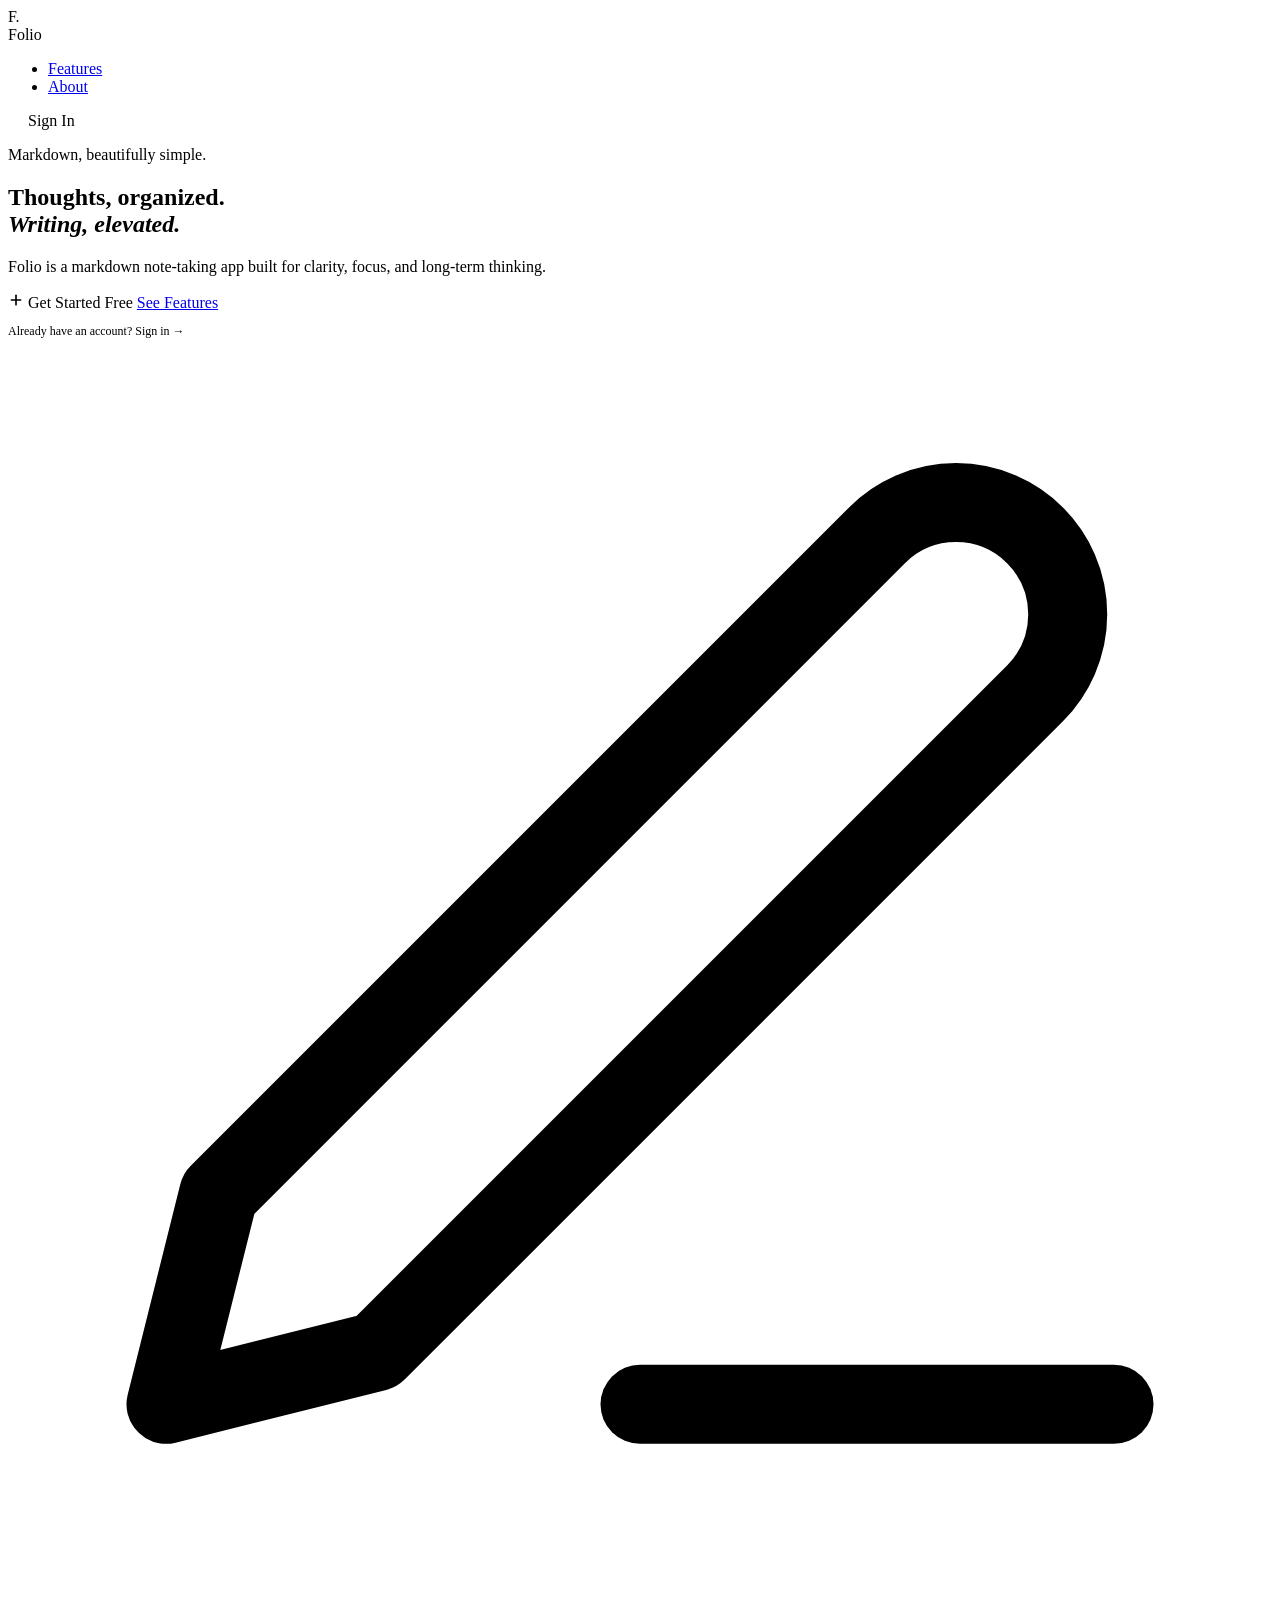
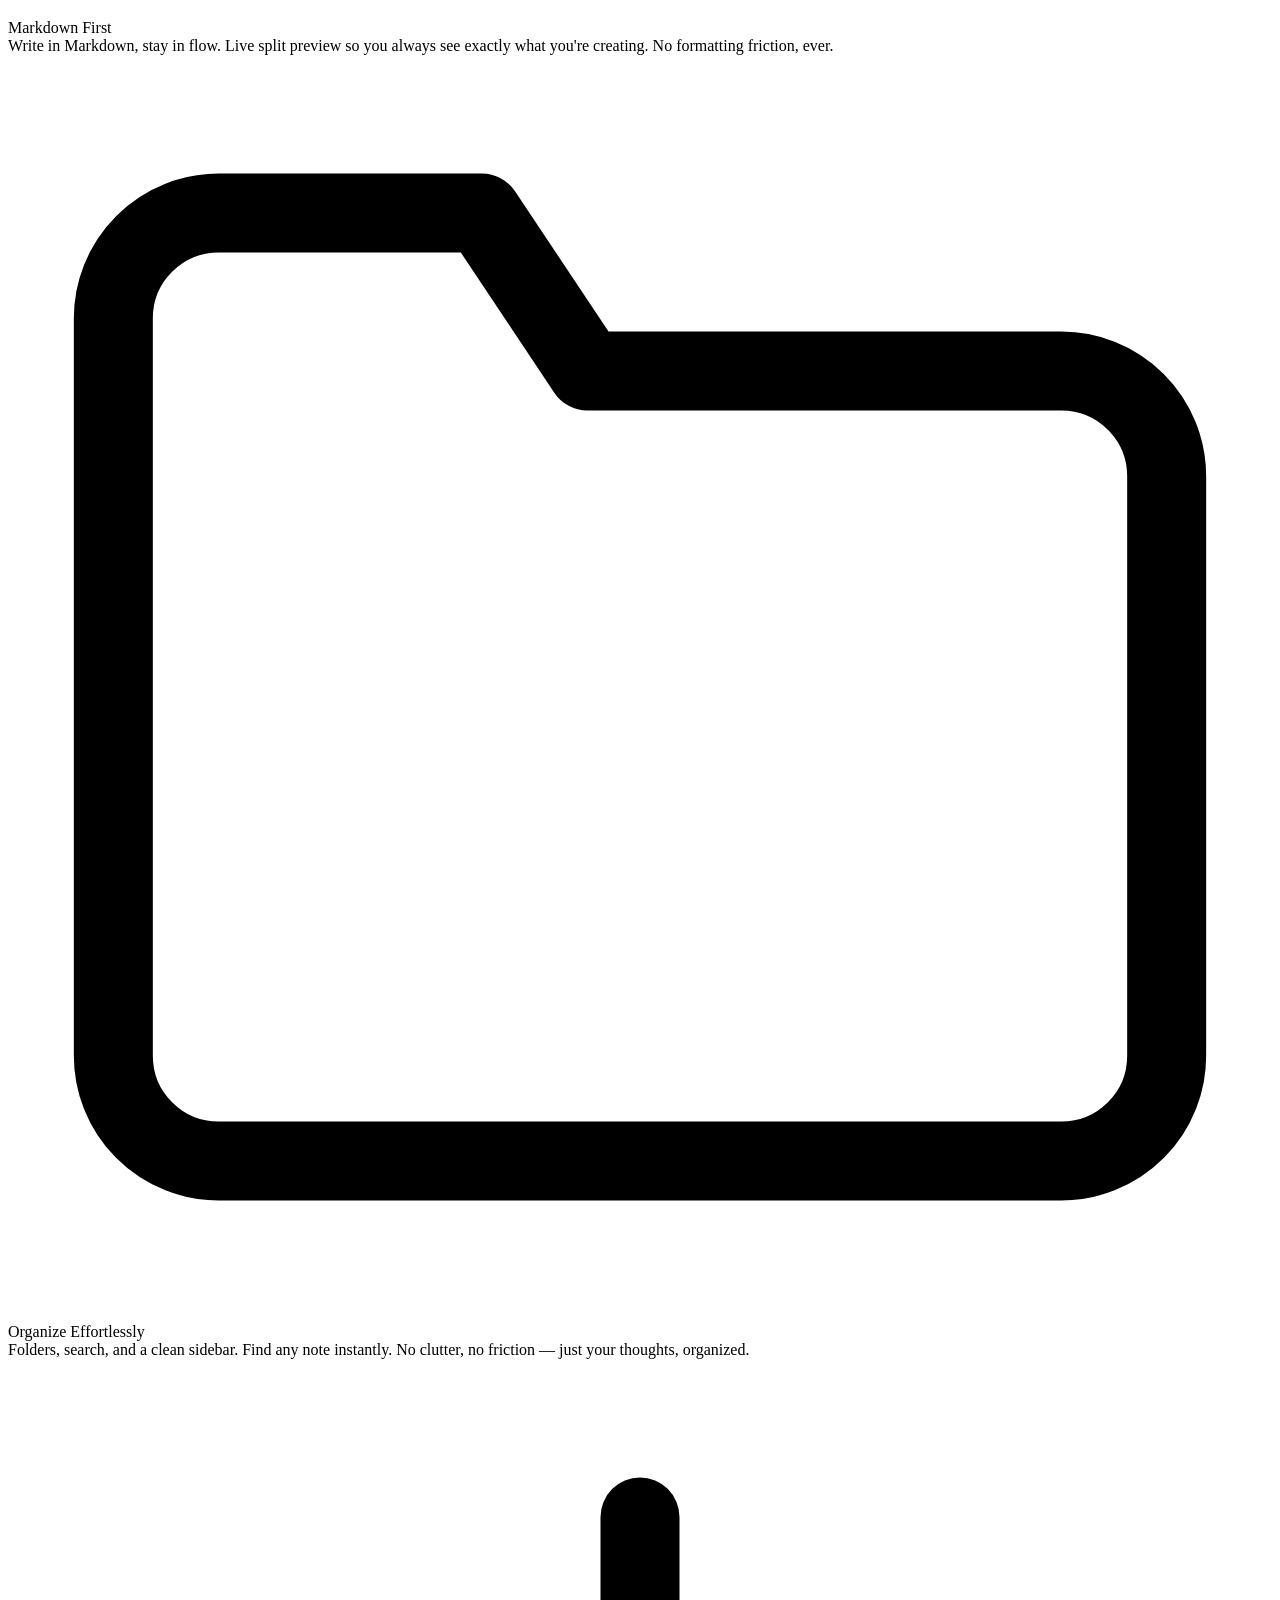
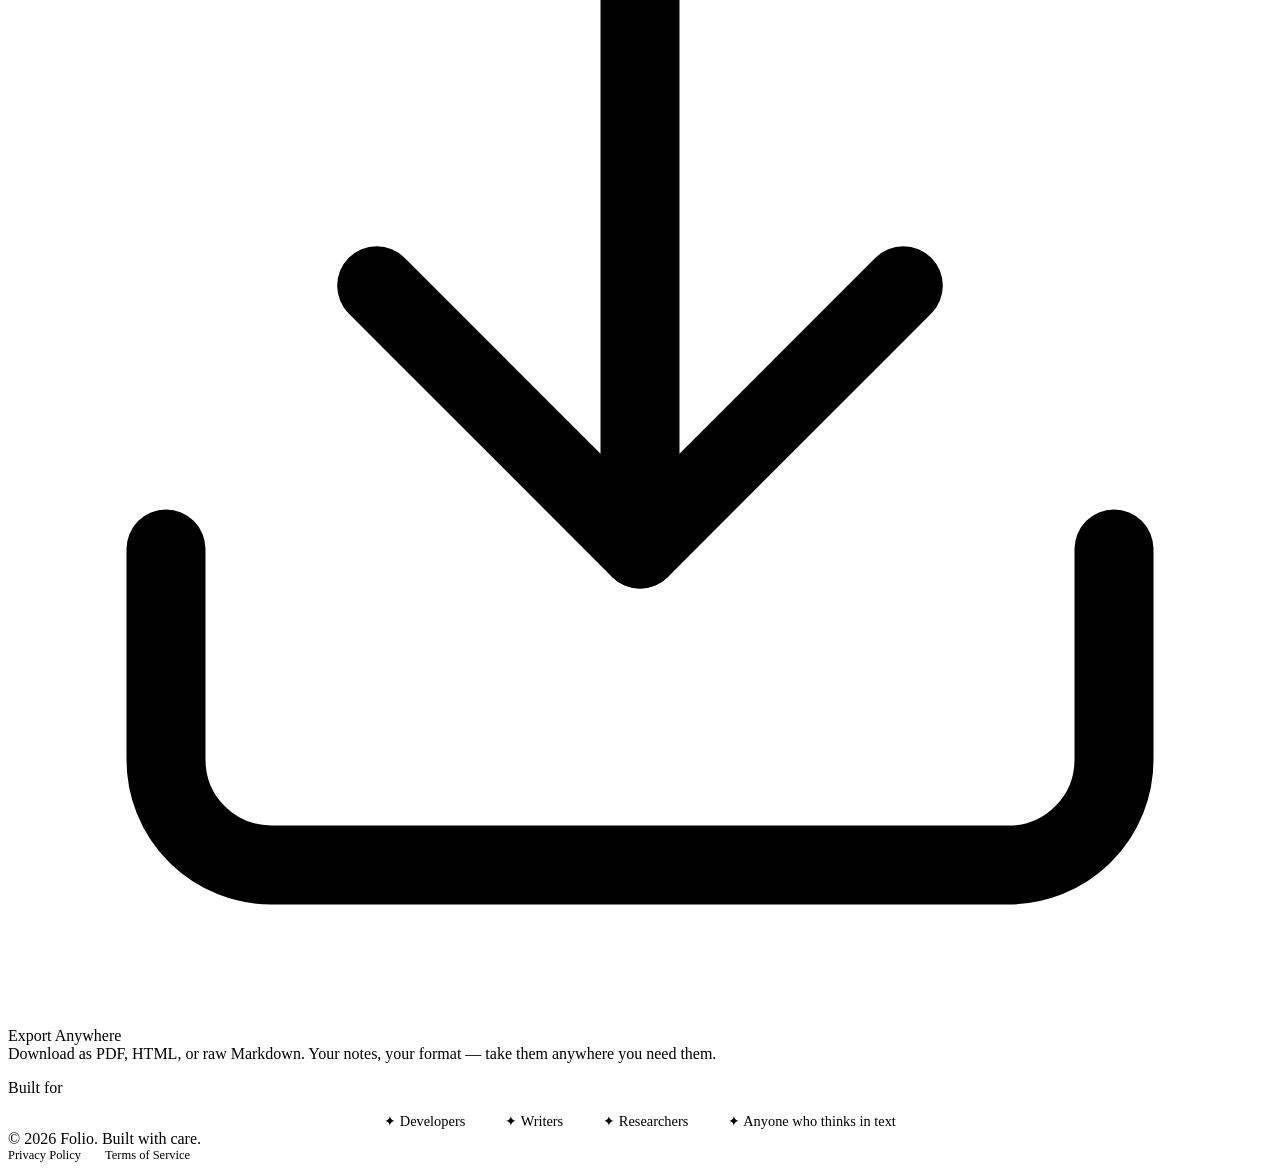
<file: src/main/resources/templates/landing.html>
<!DOCTYPE html>
<html xmlns:th="http://www.thymeleaf.org">
<head>
    <meta charset="UTF-8">
    <meta name="viewport" content="width=device-width, initial-scale=1.0">
    <title>Folio — Markdown, beautifully simple.</title>
    <link rel="stylesheet" th:href="@{/css/style.css}">
    <link rel="icon" type="image/svg+xml" href="data:image/svg+xml,<svg xmlns='http://www.w3.org/2000/svg' viewBox='0 0 32 32'><rect width='32' height='32' rx='6' fill='%230a0a0b'/><rect x='3' y='3' width='26' height='26' rx='5' fill='none' stroke='%23e8572a' stroke-width='2'/><text x='16' y='22' font-family='system-ui,sans-serif' font-size='16' font-weight='700' fill='%23e8572a' text-anchor='middle'>F</text></svg>">
</head>
<body class="landing-body">

<nav class="landing-nav">
    <div class="landing-logo">
        <div class="logo-box">F.</div>
        Folio
    </div>
    <ul class="landing-nav-links">
        <li><a href="#features">Features</a></li>
        <li><a href="#about">About</a></li>
    </ul>
    <a th:href="@{/login}" class="btn-landing-ghost" style="padding:8px 20px;">Sign In</a>
</nav>

<section class="landing-hero">
    <p class="landing-eyebrow">Markdown, beautifully simple.</p>
    <h1 class="landing-headline">Thoughts, organized.<br><em>Writing, elevated.</em></h1>
    <p class="landing-subheadline">Folio is a markdown note-taking app built for clarity, focus, and long-term thinking.</p>
    <div class="landing-ctas">
        <a th:href="@{/register}" class="btn-landing-primary">
            <svg width="16" height="16" viewBox="0 0 24 24" fill="none" stroke="currentColor" stroke-width="2.5" stroke-linecap="round" stroke-linejoin="round"><line x1="12" y1="5" x2="12" y2="19"/><line x1="5" y1="12" x2="19" y2="12"/></svg>
            Get Started Free
        </a>
        <a href="#features" class="btn-landing-ghost">See Features</a>
    </div>
    <p style="font-size:0.75rem;color:var(--text-muted);margin-top:12px;">
        Already have an account? <a th:href="@{/login}" style="color:var(--accent);">Sign in →</a>
    </p>
</section>

<section class="landing-features" id="features">
    <div class="feature-block">
        <svg class="feature-icon" viewBox="0 0 24 24" fill="none" stroke="currentColor" stroke-width="1.5" stroke-linecap="round" stroke-linejoin="round">
            <path d="M12 20h9"/><path d="M16.5 3.5a2.121 2.121 0 0 1 3 3L7 19l-4 1 1-4L16.5 3.5z"/>
        </svg>
        <div class="feature-title">Markdown First</div>
        <div class="feature-desc">Write in Markdown, stay in flow. Live split preview so you always see exactly what you're creating. No formatting friction, ever.</div>
    </div>
    <div class="feature-block">
        <svg class="feature-icon" viewBox="0 0 24 24" fill="none" stroke="currentColor" stroke-width="1.5" stroke-linecap="round" stroke-linejoin="round">
            <path d="M22 19a2 2 0 0 1-2 2H4a2 2 0 0 1-2-2V5a2 2 0 0 1 2-2h5l2 3h9a2 2 0 0 1 2 2z"/>
        </svg>
        <div class="feature-title">Organize Effortlessly</div>
        <div class="feature-desc">Folders, search, and a clean sidebar. Find any note instantly. No clutter, no friction — just your thoughts, organized.</div>
    </div>
    <div class="feature-block">
        <svg class="feature-icon" viewBox="0 0 24 24" fill="none" stroke="currentColor" stroke-width="1.5" stroke-linecap="round" stroke-linejoin="round">
            <path d="M21 15v4a2 2 0 0 1-2 2H5a2 2 0 0 1-2-2v-4"/><polyline points="7 10 12 15 17 10"/><line x1="12" y1="15" x2="12" y2="3"/>
        </svg>
        <div class="feature-title">Export Anywhere</div>
        <div class="feature-desc">Download as PDF, HTML, or raw Markdown. Your notes, your format — take them anywhere you need them.</div>
    </div>
</section>

<div class="landing-trust" id="about">
    <p class="trust-label">Built for</p>
    <div style="display:flex;align-items:center;justify-content:center;gap:40px;flex-wrap:wrap;">
        <span style="font-size:0.9rem;color:var(--text-secondary);font-weight:500;">✦ Developers</span>
        <span style="font-size:0.9rem;color:var(--text-secondary);font-weight:500;">✦ Writers</span>
        <span style="font-size:0.9rem;color:var(--text-secondary);font-weight:500;">✦ Researchers</span>
        <span style="font-size:0.9rem;color:var(--text-secondary);font-weight:500;">✦ Anyone who thinks in text</span>
    </div>
</div>

<footer class="landing-footer">
    <span class="landing-footer-text">© 2026 Folio. Built with care.</span>
    <div style="display:flex;gap:1.5rem;">
        <a th:href="@{/privacy}" style="font-size:0.78rem;color:var(--text-muted);text-decoration:none;">Privacy Policy</a>
        <a th:href="@{/tos}" style="font-size:0.78rem;color:var(--text-muted);text-decoration:none;">Terms of Service</a>
    </div>
</footer>

</body>
</html>
</file>
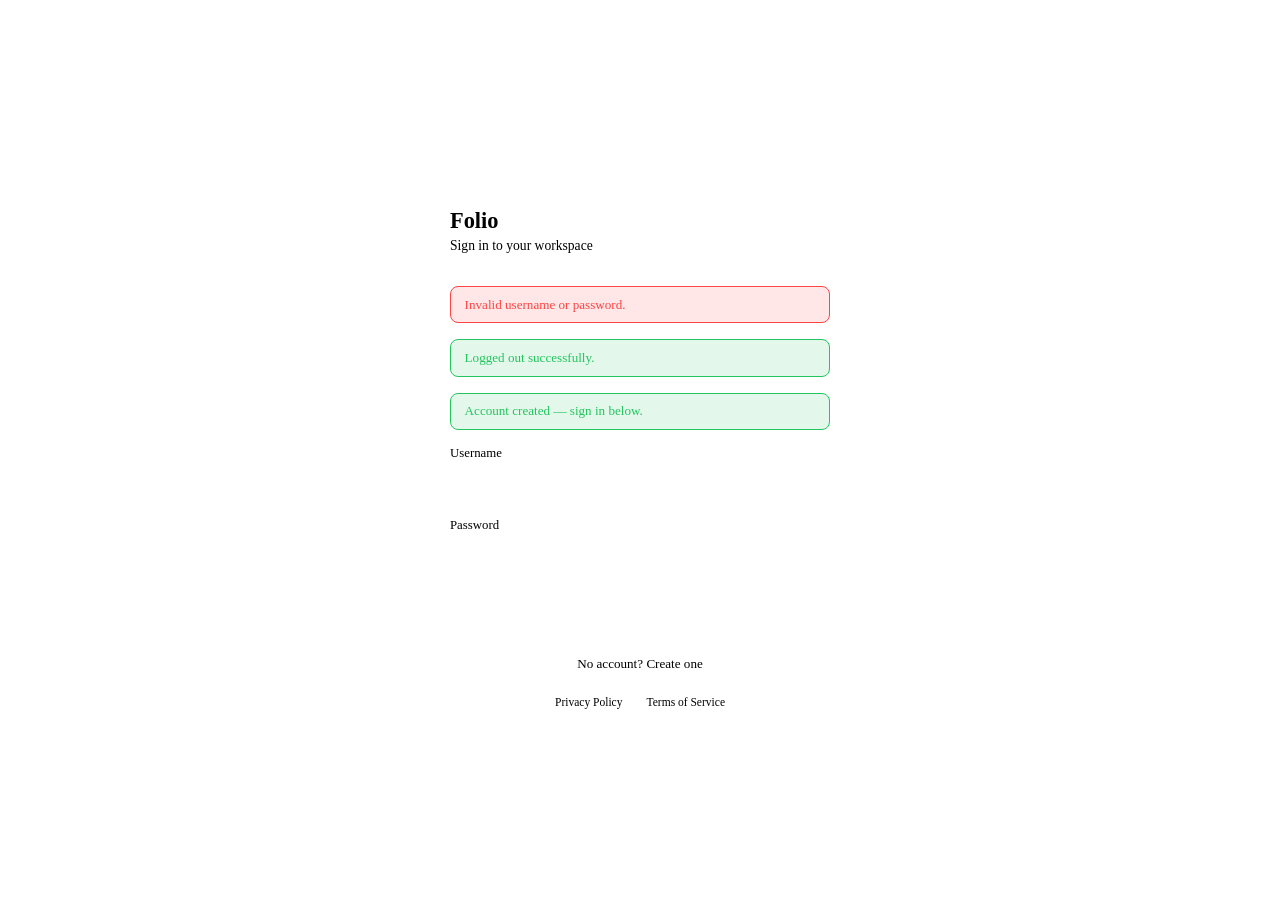
<file: src/main/resources/templates/login.html>
<!DOCTYPE html>
<html lang="en" xmlns:th="http://www.thymeleaf.org">
<head>
    <meta charset="UTF-8"/>
    <title>Login — Folio</title>
    <link rel="stylesheet" th:href="@{/css/style.css}"/>
    <style>
        .auth-wrapper {
            min-height: 100vh;
            display: flex;
            align-items: center;
            justify-content: center;
            background: var(--bg);
        }
        .auth-card {
            background: var(--surface);
            border: 1px solid var(--border);
            border-radius: 12px;
            padding: 2.5rem;
            width: 100%;
            max-width: 380px;
        }
        .auth-logo {
            font-size: 1.4rem;
            font-weight: 700;
            color: var(--accent);
            margin-bottom: 0.25rem;
        }
        .auth-sub {
            color: var(--text-muted);
            font-size: 0.85rem;
            margin-bottom: 2rem;
        }
        .auth-field {
            display: flex;
            flex-direction: column;
            gap: 0.4rem;
            margin-bottom: 1rem;
        }
        .auth-field label {
            font-size: 0.8rem;
            color: var(--text-muted);
            font-weight: 500;
        }
        .auth-field input {
            background: var(--bg);
            border: 1px solid var(--border);
            border-radius: 8px;
            padding: 0.6rem 0.85rem;
            color: var(--text);
            font-size: 0.9rem;
            outline: none;
            transition: border-color 0.2s;
        }
        .auth-field input:focus {
            border-color: var(--accent);
        }
        .auth-btn {
            width: 100%;
            padding: 0.65rem;
            background: var(--accent);
            color: #fff;
            border: none;
            border-radius: 8px;
            font-size: 0.9rem;
            font-weight: 600;
            cursor: pointer;
            margin-top: 0.5rem;
        }
        .auth-btn:hover { opacity: 0.9; }
        .auth-footer {
            text-align: center;
            margin-top: 1.25rem;
            font-size: 0.82rem;
            color: var(--text-muted);
        }
        .auth-footer a { color: var(--accent); text-decoration: none; }
        .auth-error {
            background: #ff444420;
            border: 1px solid #ff4444;
            color: #ff4444;
            border-radius: 8px;
            padding: 0.6rem 0.85rem;
            font-size: 0.82rem;
            margin-bottom: 1rem;
        }
        .auth-success {
            background: #22c55e20;
            border: 1px solid #22c55e;
            color: #22c55e;
            border-radius: 8px;
            padding: 0.6rem 0.85rem;
            font-size: 0.82rem;
            margin-bottom: 1rem;
        }
    </style>
</head>
<body>
<div class="auth-wrapper">
    <div class="auth-card">
        <div class="auth-logo">Folio</div>
        <div class="auth-sub">Sign in to your workspace</div>

        <div th:if="${param.error}" class="auth-error">Invalid username or password.</div>
        <div th:if="${param.logout}" class="auth-success">Logged out successfully.</div>
        <div th:if="${param.registered}" class="auth-success">Account created — sign in below.</div>

        <form th:action="@{/login}" method="post">
            <input type="hidden" th:name="${_csrf.parameterName}" th:value="${_csrf.token}" />
            <div class="auth-field">
                <label for="username">Username</label>
                <input type="text" id="username" name="username" autofocus required/>
            </div>
            <div class="auth-field">
                <label for="password">Password</label>
                <input type="password" id="password" name="password" required/>
            </div>
            <button type="submit" class="auth-btn">Sign in</button>
        </form>

        <div class="auth-footer">
            No account? <a th:href="@{/register}">Create one</a>
        </div>

        <div style="text-align:center;margin-top:1.5rem;display:flex;gap:1.5rem;justify-content:center;">
            <a th:href="@{/privacy}" style="font-size:0.72rem;color:var(--text-muted);text-decoration:none;">Privacy Policy</a>
            <a th:href="@{/tos}" style="font-size:0.72rem;color:var(--text-muted);text-decoration:none;">Terms of Service</a>
        </div>
    </div>
</div>
</body>
</html>
</file>
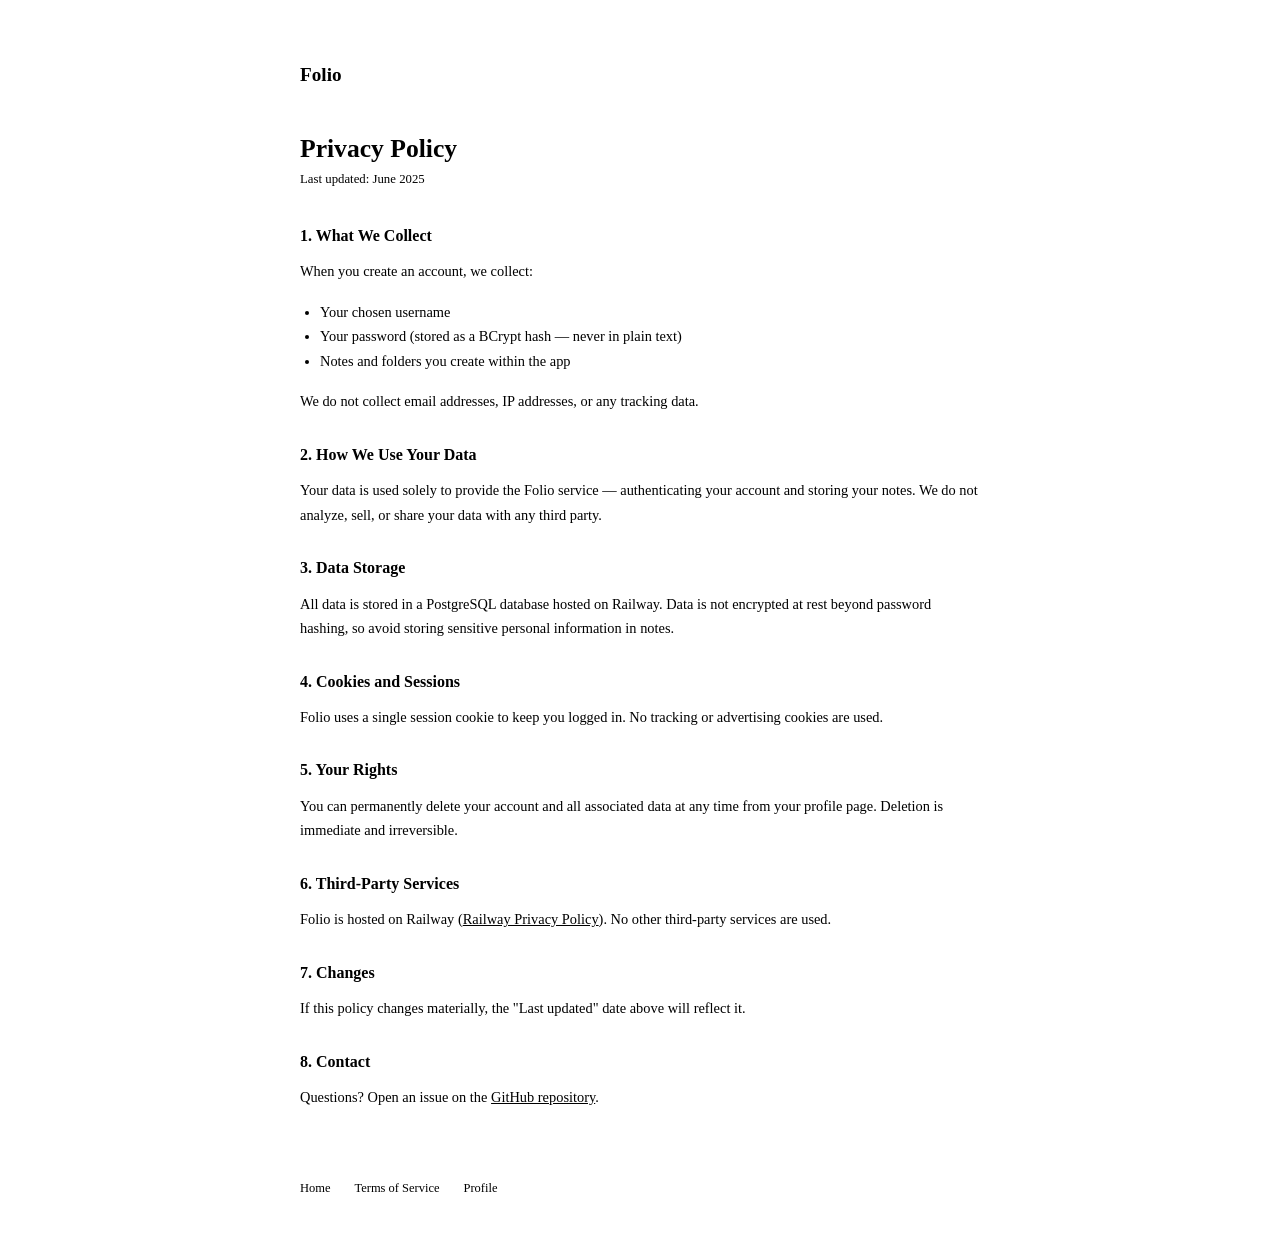
<file: src/main/resources/templates/privacy.html>
<!DOCTYPE html>
<html lang="en" xmlns:th="http://www.thymeleaf.org">
<head>
    <meta charset="UTF-8"/>
    <title>Privacy Policy — Folio</title>
    <link rel="stylesheet" th:href="@{/css/style.css}"/>
    <style>
        .legal-wrapper { max-width: 680px; margin: 4rem auto; padding: 0 1.5rem; }
        .legal-logo { font-size: 1.2rem; font-weight: 700; color: var(--accent); text-decoration: none; display: block; margin-bottom: 3rem; }
        h1 { font-size: 1.6rem; margin-bottom: 0.5rem; }
        .updated { font-size: 0.8rem; color: var(--text-muted); margin-bottom: 2.5rem; }
        h2 { font-size: 1rem; font-weight: 600; margin: 2rem 0 0.5rem; }
        p, li { font-size: 0.9rem; color: var(--text-muted); line-height: 1.7; }
        ul { padding-left: 1.25rem; }
        .legal-footer { margin-top: 3rem; padding-top: 1.5rem; border-top: 1px solid var(--border); display: flex; gap: 1.5rem; }
        .legal-footer a { font-size: 0.78rem; color: var(--text-muted); text-decoration: none; }
        .legal-footer a:hover { color: var(--text); }
    </style>
</head>
<body>
<div class="legal-wrapper">
    <a th:href="@{/}" class="legal-logo">Folio</a>
    <h1>Privacy Policy</h1>
    <div class="updated">Last updated: June 2025</div>

    <h2>1. What We Collect</h2>
    <p>When you create an account, we collect:</p>
    <ul>
        <li>Your chosen username</li>
        <li>Your password (stored as a BCrypt hash — never in plain text)</li>
        <li>Notes and folders you create within the app</li>
    </ul>
    <p>We do not collect email addresses, IP addresses, or any tracking data.</p>

    <h2>2. How We Use Your Data</h2>
    <p>Your data is used solely to provide the Folio service — authenticating your account and storing your notes. We do not analyze, sell, or share your data with any third party.</p>

    <h2>3. Data Storage</h2>
    <p>All data is stored in a PostgreSQL database hosted on Railway. Data is not encrypted at rest beyond password hashing, so avoid storing sensitive personal information in notes.</p>

    <h2>4. Cookies and Sessions</h2>
    <p>Folio uses a single session cookie to keep you logged in. No tracking or advertising cookies are used.</p>

    <h2>5. Your Rights</h2>
    <p>You can permanently delete your account and all associated data at any time from your <a th:href="@{/profile}" style="color:var(--accent)">profile page</a>. Deletion is immediate and irreversible.</p>

    <h2>6. Third-Party Services</h2>
    <p>Folio is hosted on Railway (<a href="https://railway.app/legal/privacy" target="_blank" style="color:var(--accent)">Railway Privacy Policy</a>). No other third-party services are used.</p>

    <h2>7. Changes</h2>
    <p>If this policy changes materially, the "Last updated" date above will reflect it.</p>

    <h2>8. Contact</h2>
    <p>Questions? Open an issue on the <a href="https://github.com/FarishaNA/springboot-markdown-notes" target="_blank" style="color:var(--accent)">GitHub repository</a>.</p>

    <div class="legal-footer">
        <a th:href="@{/}">Home</a>
        <a th:href="@{/tos}">Terms of Service</a>
        <a th:href="@{/profile}">Profile</a>
    </div>
</div>
</body>
</html>
</file>
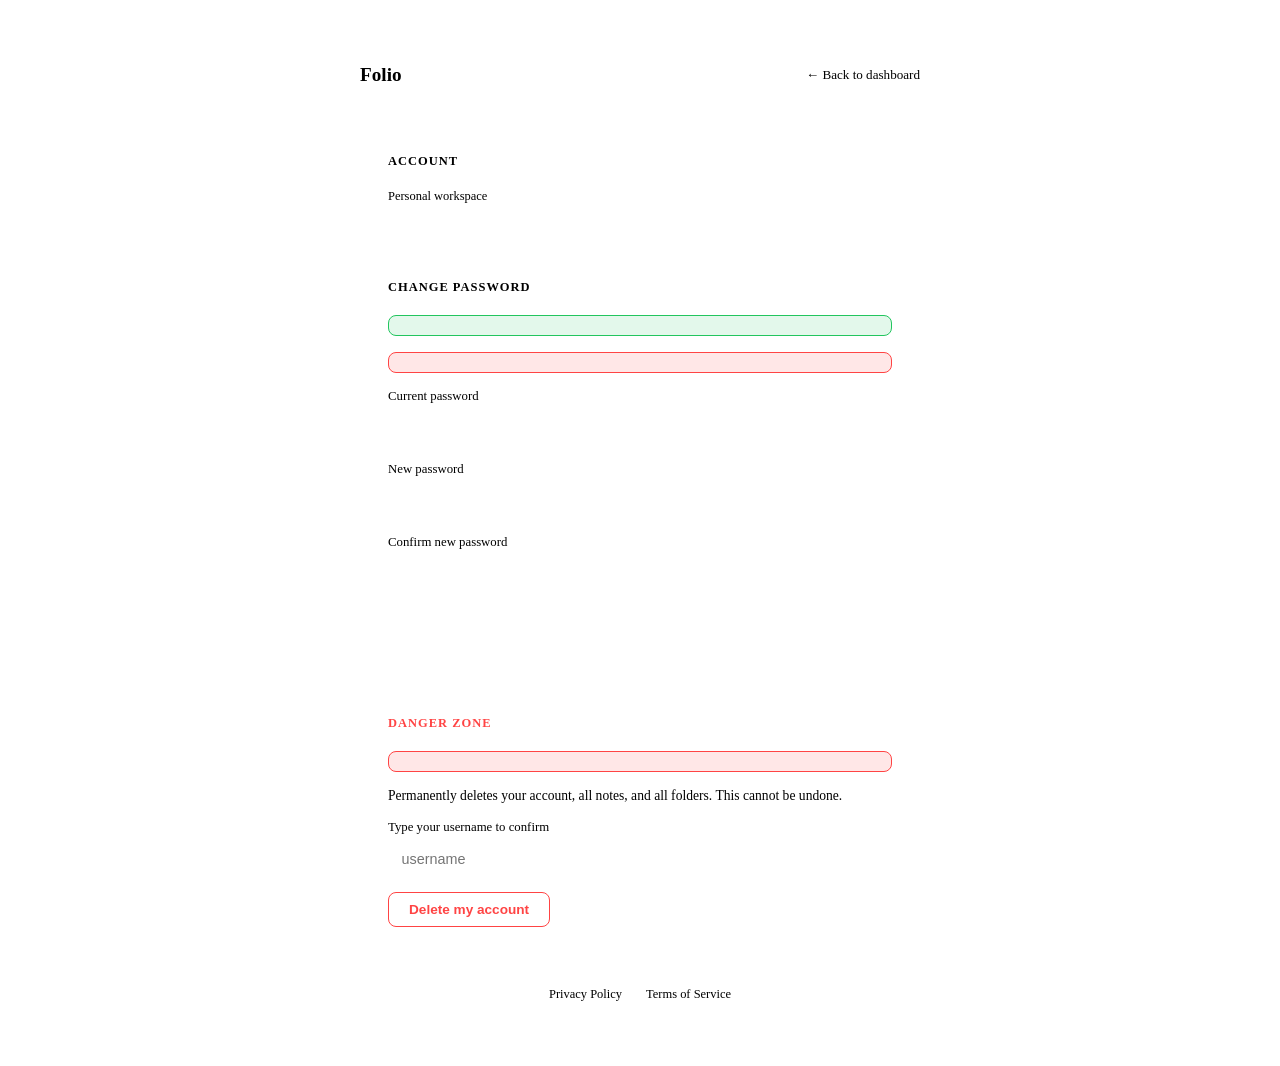
<file: src/main/resources/templates/profile.html>
<!DOCTYPE html>
<html lang="en" xmlns:th="http://www.thymeleaf.org">
<head>
    <meta charset="UTF-8"/>
    <title>Profile — Folio</title>
    <link rel="stylesheet" th:href="@{/css/style.css}"/>
    <style>
        .profile-wrapper {
            max-width: 560px;
            margin: 4rem auto;
            padding: 0 1.5rem;
        }
        .profile-header {
            display: flex;
            align-items: center;
            justify-content: space-between;
            margin-bottom: 2.5rem;
        }
        .profile-logo {
            font-size: 1.2rem;
            font-weight: 700;
            color: var(--accent);
            text-decoration: none;
        }
        .profile-back {
            font-size: 0.82rem;
            color: var(--text-muted);
            text-decoration: none;
        }
        .profile-back:hover { color: var(--text); }
        .section-card {
            background: var(--surface);
            border: 1px solid var(--border);
            border-radius: 12px;
            padding: 1.75rem;
            margin-bottom: 1.25rem;
        }
        .section-title {
            font-size: 0.78rem;
            font-weight: 600;
            text-transform: uppercase;
            letter-spacing: 0.08em;
            color: var(--text-muted);
            margin-bottom: 1.25rem;
        }
        .profile-username {
            font-size: 1.1rem;
            font-weight: 600;
            color: var(--text);
        }
        .profile-field {
            display: flex;
            flex-direction: column;
            gap: 0.4rem;
            margin-bottom: 1rem;
        }
        .profile-field label {
            font-size: 0.8rem;
            color: var(--text-muted);
        }
        .profile-field input {
            background: var(--bg);
            border: 1px solid var(--border);
            border-radius: 8px;
            padding: 0.6rem 0.85rem;
            color: var(--text);
            font-size: 0.9rem;
            outline: none;
        }
        .profile-field input:focus { border-color: var(--accent); }
        .btn-primary {
            padding: 0.55rem 1.25rem;
            background: var(--accent);
            color: #fff;
            border: none;
            border-radius: 8px;
            font-size: 0.85rem;
            font-weight: 600;
            cursor: pointer;
        }
        .btn-danger {
            padding: 0.55rem 1.25rem;
            background: transparent;
            color: #ff4444;
            border: 1px solid #ff4444;
            border-radius: 8px;
            font-size: 0.85rem;
            font-weight: 600;
            cursor: pointer;
        }
        .btn-danger:hover { background: #ff444415; }
        .alert-success {
            background: #22c55e20;
            border: 1px solid #22c55e;
            color: #22c55e;
            border-radius: 8px;
            padding: 0.6rem 0.85rem;
            font-size: 0.82rem;
            margin-bottom: 1rem;
        }
        .alert-error {
            background: #ff444420;
            border: 1px solid #ff4444;
            color: #ff4444;
            border-radius: 8px;
            padding: 0.6rem 0.85rem;
            font-size: 0.82rem;
            margin-bottom: 1rem;
        }
        .danger-zone { border-color: #ff444440; }
        .danger-title { color: #ff4444; }
        .legal-links {
            display: flex;
            gap: 1.5rem;
            margin-top: 2rem;
            justify-content: center;
        }
        .legal-links a {
            font-size: 0.78rem;
            color: var(--text-muted);
            text-decoration: none;
        }
        .legal-links a:hover { color: var(--text); }
    </style>
</head>
<body>
<div class="profile-wrapper">
    <div class="profile-header">
        <a th:href="@{/}" class="profile-logo">Folio</a>
        <a th:href="@{/dashboard}" class="profile-back">← Back to dashboard</a>
    </div>

    <!-- Account info -->
    <div class="section-card">
        <div class="section-title">Account</div>
        <div class="profile-username" th:text="${username}"></div>
        <div style="font-size:0.78rem;color:var(--text-muted);margin-top:0.25rem;">Personal workspace</div>
    </div>

    <!-- Change password -->
    <div class="section-card">
        <div class="section-title">Change Password</div>
        <div th:if="${pwSuccess}" class="alert-success" th:text="${pwSuccess}"></div>
        <div th:if="${pwError}" class="alert-error" th:text="${pwError}"></div>
        <form th:action="@{/profile/change-password}" method="post">
            <div class="profile-field">
                <label>Current password</label>
                <input type="password" name="oldPassword" required/>
            </div>
            <div class="profile-field">
                <label>New password</label>
                <input type="password" name="newPassword" required/>
            </div>
            <div class="profile-field">
                <label>Confirm new password</label>
                <input type="password" name="confirmPassword" required/>
            </div>
            <button type="submit" class="btn-primary">Update password</button>
        </form>
    </div>

    <!-- Danger zone -->
    <div class="section-card danger-zone">
        <div class="section-title danger-title">Danger Zone</div>
        <div th:if="${deleteError}" class="alert-error" th:text="${deleteError}"></div>
        <p style="font-size:0.85rem;color:var(--text-muted);margin-bottom:1rem;">
            Permanently deletes your account, all notes, and all folders. This cannot be undone.
        </p>
        <form th:action="@{/profile/delete-account}" method="post"
              onsubmit="return confirm('Delete your account permanently?')">
            <div class="profile-field">
                <label>Type your username to confirm</label>
                <input type="text" name="confirmUsername" placeholder="username" required/>
            </div>
            <button type="submit" class="btn-danger">Delete my account</button>
        </form>
    </div>

    <div class="legal-links">
        <a th:href="@{/privacy}">Privacy Policy</a>
        <a th:href="@{/tos}">Terms of Service</a>
    </div>
</div>
</body>
</html>
</file>
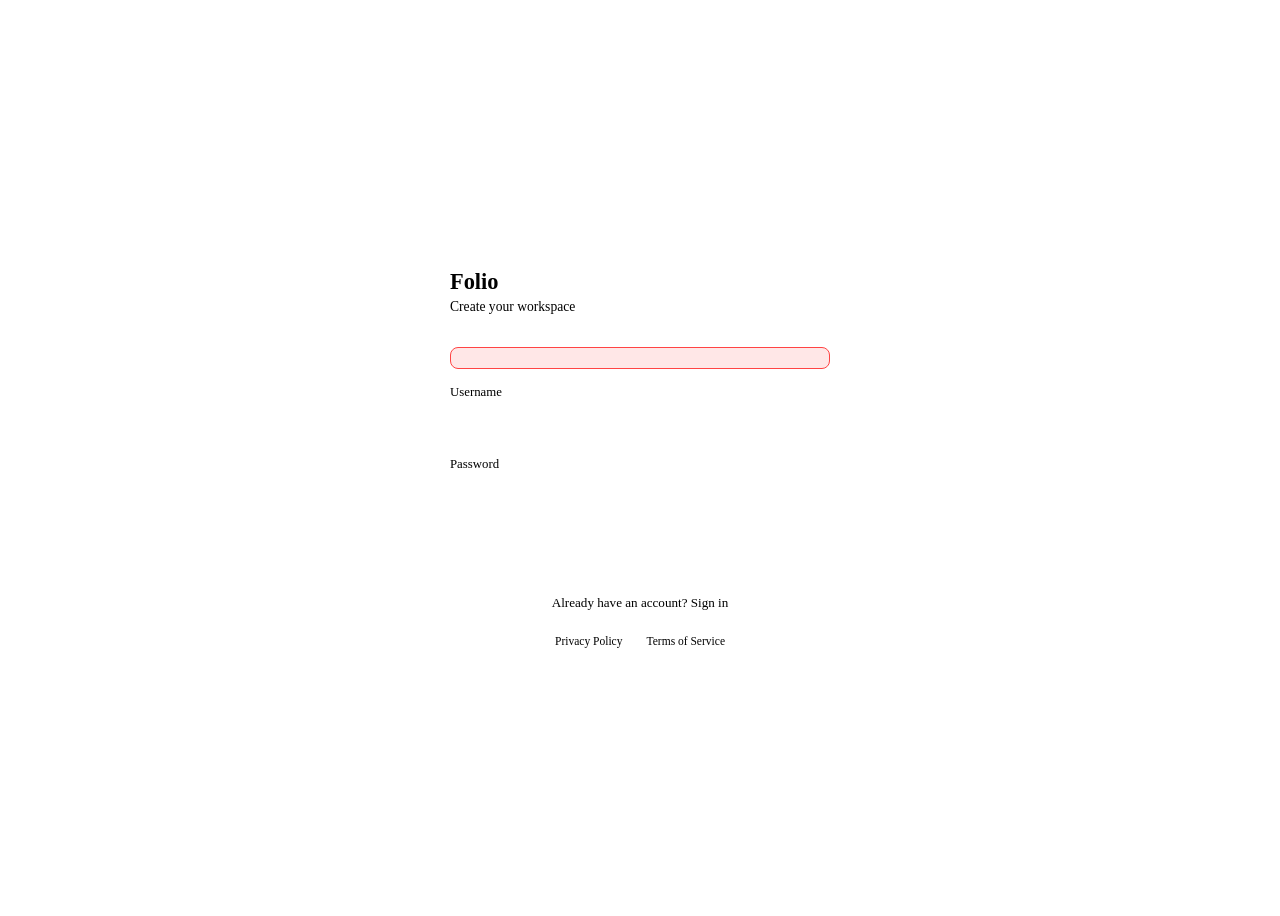
<file: src/main/resources/templates/register.html>
<!DOCTYPE html>
<html lang="en" xmlns:th="http://www.thymeleaf.org">
<head>
    <meta charset="UTF-8"/>
    <title>Register — Folio</title>
    <link rel="stylesheet" th:href="@{/css/style.css}"/>
    <style>
        .auth-wrapper {
            min-height: 100vh;
            display: flex;
            align-items: center;
            justify-content: center;
            background: var(--bg);
        }
        .auth-card {
            background: var(--surface);
            border: 1px solid var(--border);
            border-radius: 12px;
            padding: 2.5rem;
            width: 100%;
            max-width: 380px;
        }
        .auth-logo {
            font-size: 1.4rem;
            font-weight: 700;
            color: var(--accent);
            margin-bottom: 0.25rem;
        }
        .auth-sub {
            color: var(--text-muted);
            font-size: 0.85rem;
            margin-bottom: 2rem;
        }
        .auth-field {
            display: flex;
            flex-direction: column;
            gap: 0.4rem;
            margin-bottom: 1rem;
        }
        .auth-field label {
            font-size: 0.8rem;
            color: var(--text-muted);
            font-weight: 500;
        }
        .auth-field input {
            background: var(--bg);
            border: 1px solid var(--border);
            border-radius: 8px;
            padding: 0.6rem 0.85rem;
            color: var(--text);
            font-size: 0.9rem;
            outline: none;
            transition: border-color 0.2s;
        }
        .auth-field input:focus { border-color: var(--accent); }
        .auth-btn {
            width: 100%;
            padding: 0.65rem;
            background: var(--accent);
            color: #fff;
            border: none;
            border-radius: 8px;
            font-size: 0.9rem;
            font-weight: 600;
            cursor: pointer;
            margin-top: 0.5rem;
        }
        .auth-btn:hover { opacity: 0.9; }
        .auth-footer {
            text-align: center;
            margin-top: 1.25rem;
            font-size: 0.82rem;
            color: var(--text-muted);
        }
        .auth-footer a { color: var(--accent); text-decoration: none; }
        .auth-error {
            background: #ff444420;
            border: 1px solid #ff4444;
            color: #ff4444;
            border-radius: 8px;
            padding: 0.6rem 0.85rem;
            font-size: 0.82rem;
            margin-bottom: 1rem;
        }
    </style>
</head>
<body>
<div class="auth-wrapper">
    <div class="auth-card">
        <div class="auth-logo">Folio</div>
        <div class="auth-sub">Create your workspace</div>

        <div th:if="${error}" class="auth-error" th:text="${error}"></div>

        <form th:action="@{/register}" method="post">
            <input type="hidden" th:name="${_csrf.parameterName}" th:value="${_csrf.token}" />
            <div class="auth-field">
                <label for="username">Username</label>
                <input type="text" id="username" name="username" autofocus required/>
            </div>
            <div class="auth-field">
                <label for="password">Password</label>
                <input type="password" id="password" name="password" required/>
            </div>
            <button type="submit" class="auth-btn">Create account</button>
        </form>

        <div class="auth-footer">
            Already have an account? <a th:href="@{/login}">Sign in</a>
        </div>
        <div style="text-align:center;margin-top:1.5rem;display:flex;gap:1.5rem;justify-content:center;">
            <a th:href="@{/privacy}" style="font-size:0.72rem;color:var(--text-muted);text-decoration:none;">Privacy Policy</a>
            <a th:href="@{/tos}" style="font-size:0.72rem;color:var(--text-muted);text-decoration:none;">Terms of Service</a>
        </div>
    </div>
</div>
</body>
</html>
</file>
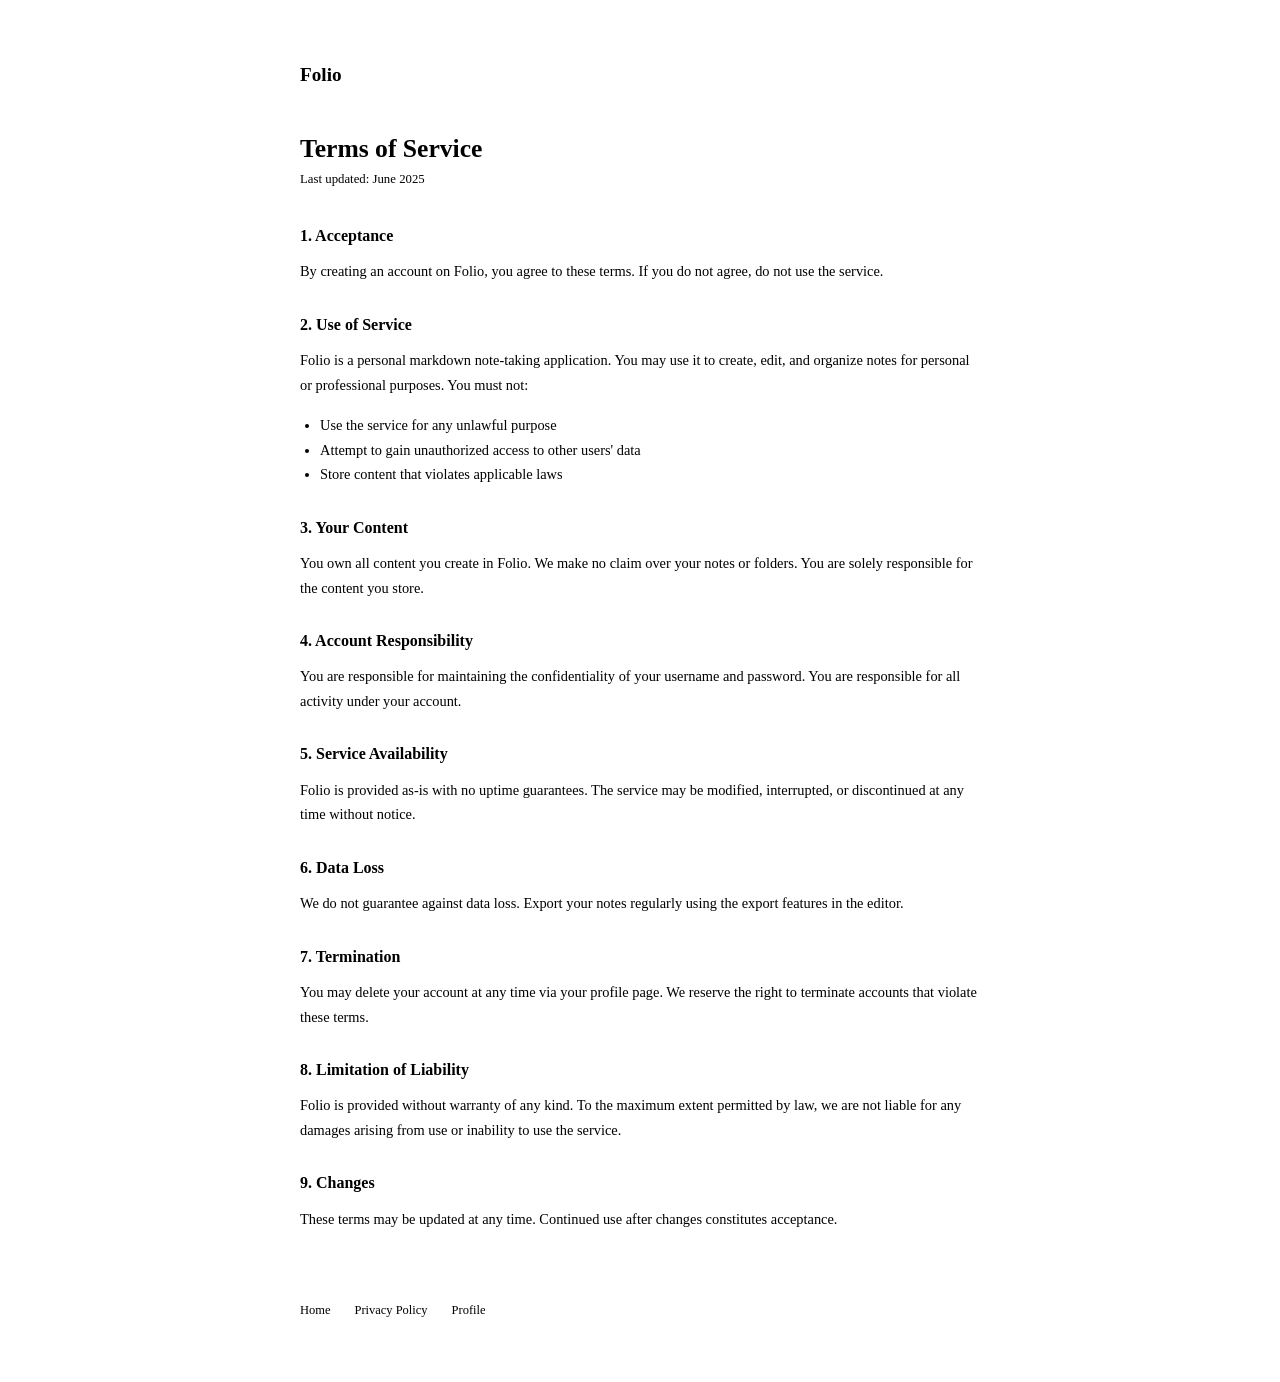
<file: src/main/resources/templates/tos.html>
<!DOCTYPE html>
<html lang="en" xmlns:th="http://www.thymeleaf.org">
<head>
    <meta charset="UTF-8"/>
    <title>Terms of Service — Folio</title>
    <link rel="stylesheet" th:href="@{/css/style.css}"/>
    <style>
        .legal-wrapper { max-width: 680px; margin: 4rem auto; padding: 0 1.5rem; }
        .legal-logo { font-size: 1.2rem; font-weight: 700; color: var(--accent); text-decoration: none; display: block; margin-bottom: 3rem; }
        h1 { font-size: 1.6rem; margin-bottom: 0.5rem; }
        .updated { font-size: 0.8rem; color: var(--text-muted); margin-bottom: 2.5rem; }
        h2 { font-size: 1rem; font-weight: 600; margin: 2rem 0 0.5rem; }
        p, li { font-size: 0.9rem; color: var(--text-muted); line-height: 1.7; }
        ul { padding-left: 1.25rem; }
        .legal-footer { margin-top: 3rem; padding-top: 1.5rem; border-top: 1px solid var(--border); display: flex; gap: 1.5rem; }
        .legal-footer a { font-size: 0.78rem; color: var(--text-muted); text-decoration: none; }
        .legal-footer a:hover { color: var(--text); }
    </style>
</head>
<body>
<div class="legal-wrapper">
    <a th:href="@{/}" class="legal-logo">Folio</a>
    <h1>Terms of Service</h1>
    <div class="updated">Last updated: June 2025</div>

    <h2>1. Acceptance</h2>
    <p>By creating an account on Folio, you agree to these terms. If you do not agree, do not use the service.</p>

    <h2>2. Use of Service</h2>
    <p>Folio is a personal markdown note-taking application. You may use it to create, edit, and organize notes for personal or professional purposes. You must not:</p>
    <ul>
        <li>Use the service for any unlawful purpose</li>
        <li>Attempt to gain unauthorized access to other users' data</li>
        <li>Store content that violates applicable laws</li>
    </ul>

    <h2>3. Your Content</h2>
    <p>You own all content you create in Folio. We make no claim over your notes or folders. You are solely responsible for the content you store.</p>

    <h2>4. Account Responsibility</h2>
    <p>You are responsible for maintaining the confidentiality of your username and password. You are responsible for all activity under your account.</p>

    <h2>5. Service Availability</h2>
    <p>Folio is provided as-is with no uptime guarantees. The service may be modified, interrupted, or discontinued at any time without notice.</p>

    <h2>6. Data Loss</h2>
    <p>We do not guarantee against data loss. Export your notes regularly using the export features in the editor.</p>

    <h2>7. Termination</h2>
    <p>You may delete your account at any time via your <a th:href="@{/profile}" style="color:var(--accent)">profile page</a>. We reserve the right to terminate accounts that violate these terms.</p>

    <h2>8. Limitation of Liability</h2>
    <p>Folio is provided without warranty of any kind. To the maximum extent permitted by law, we are not liable for any damages arising from use or inability to use the service.</p>

    <h2>9. Changes</h2>
    <p>These terms may be updated at any time. Continued use after changes constitutes acceptance.</p>

    <div class="legal-footer">
        <a th:href="@{/}">Home</a>
        <a th:href="@{/privacy}">Privacy Policy</a>
        <a th:href="@{/profile}">Profile</a>
    </div>
</div>
</body>
</html>
</file>
